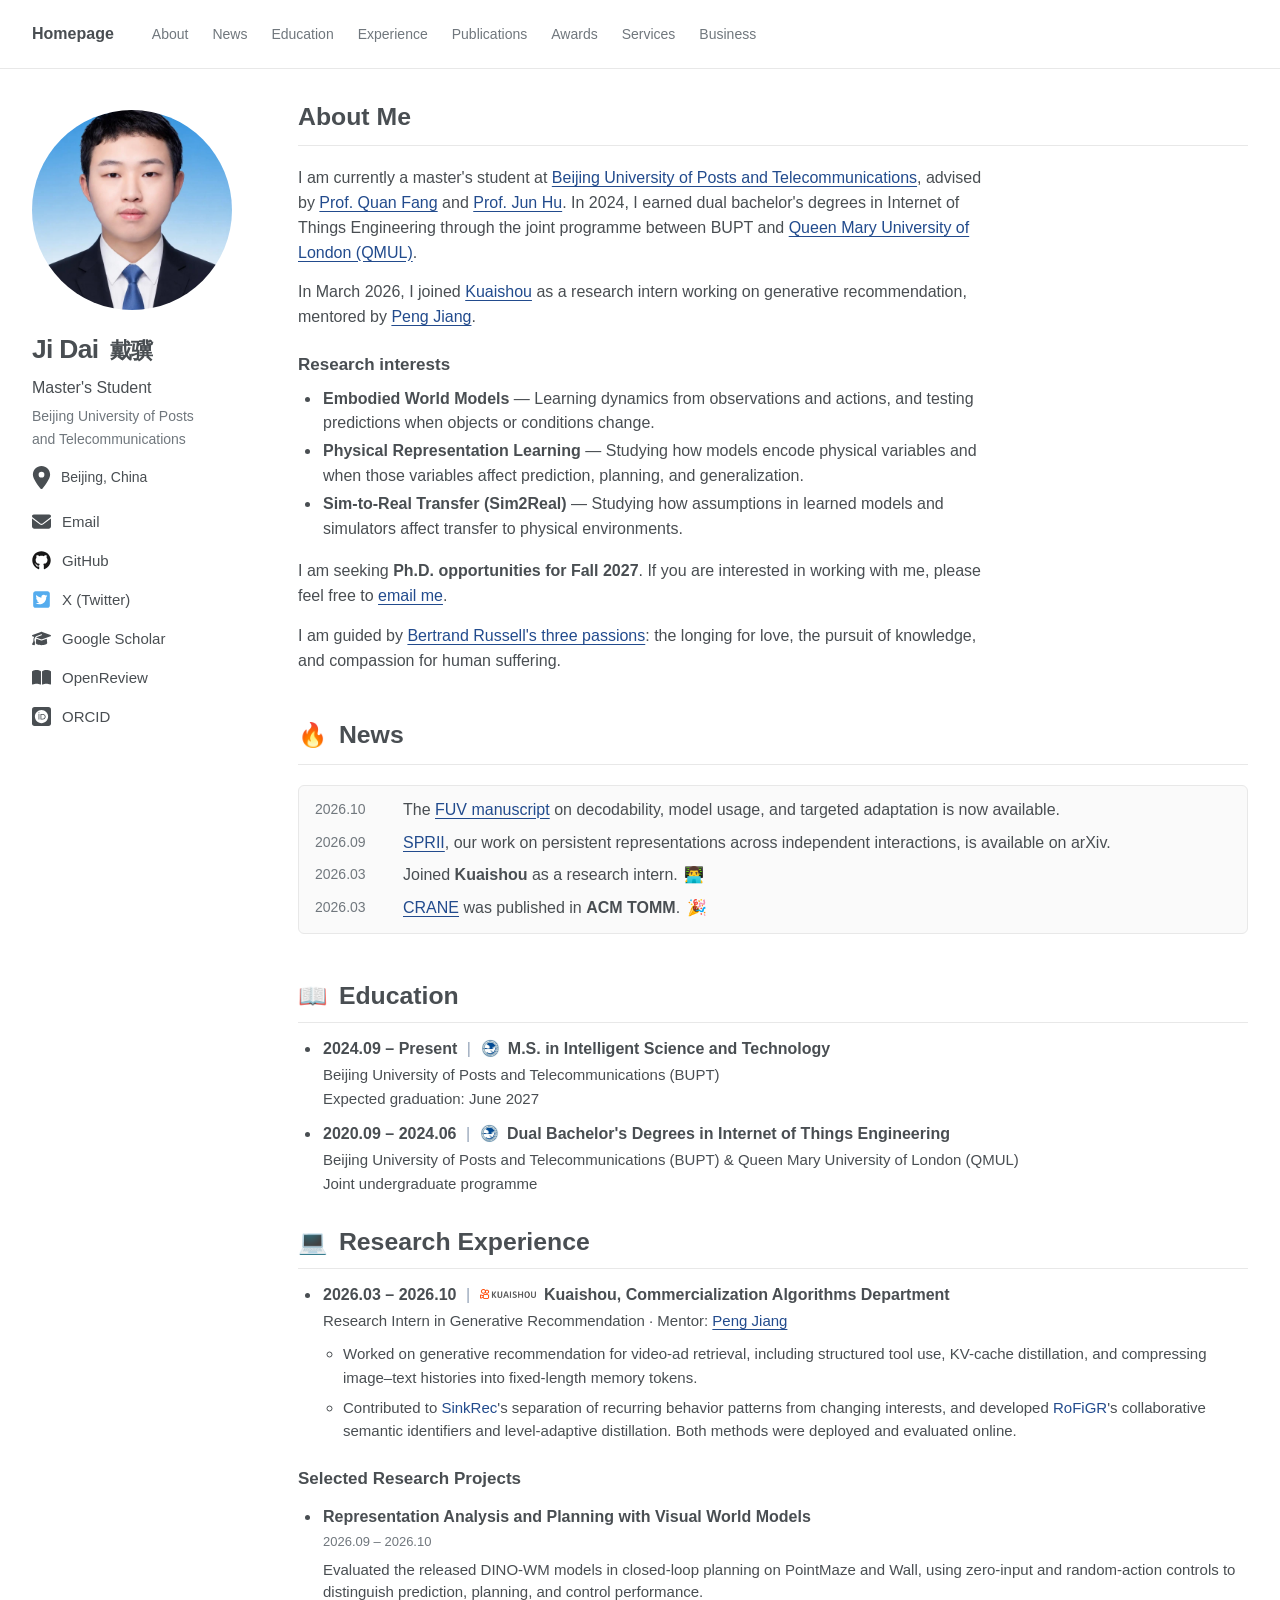
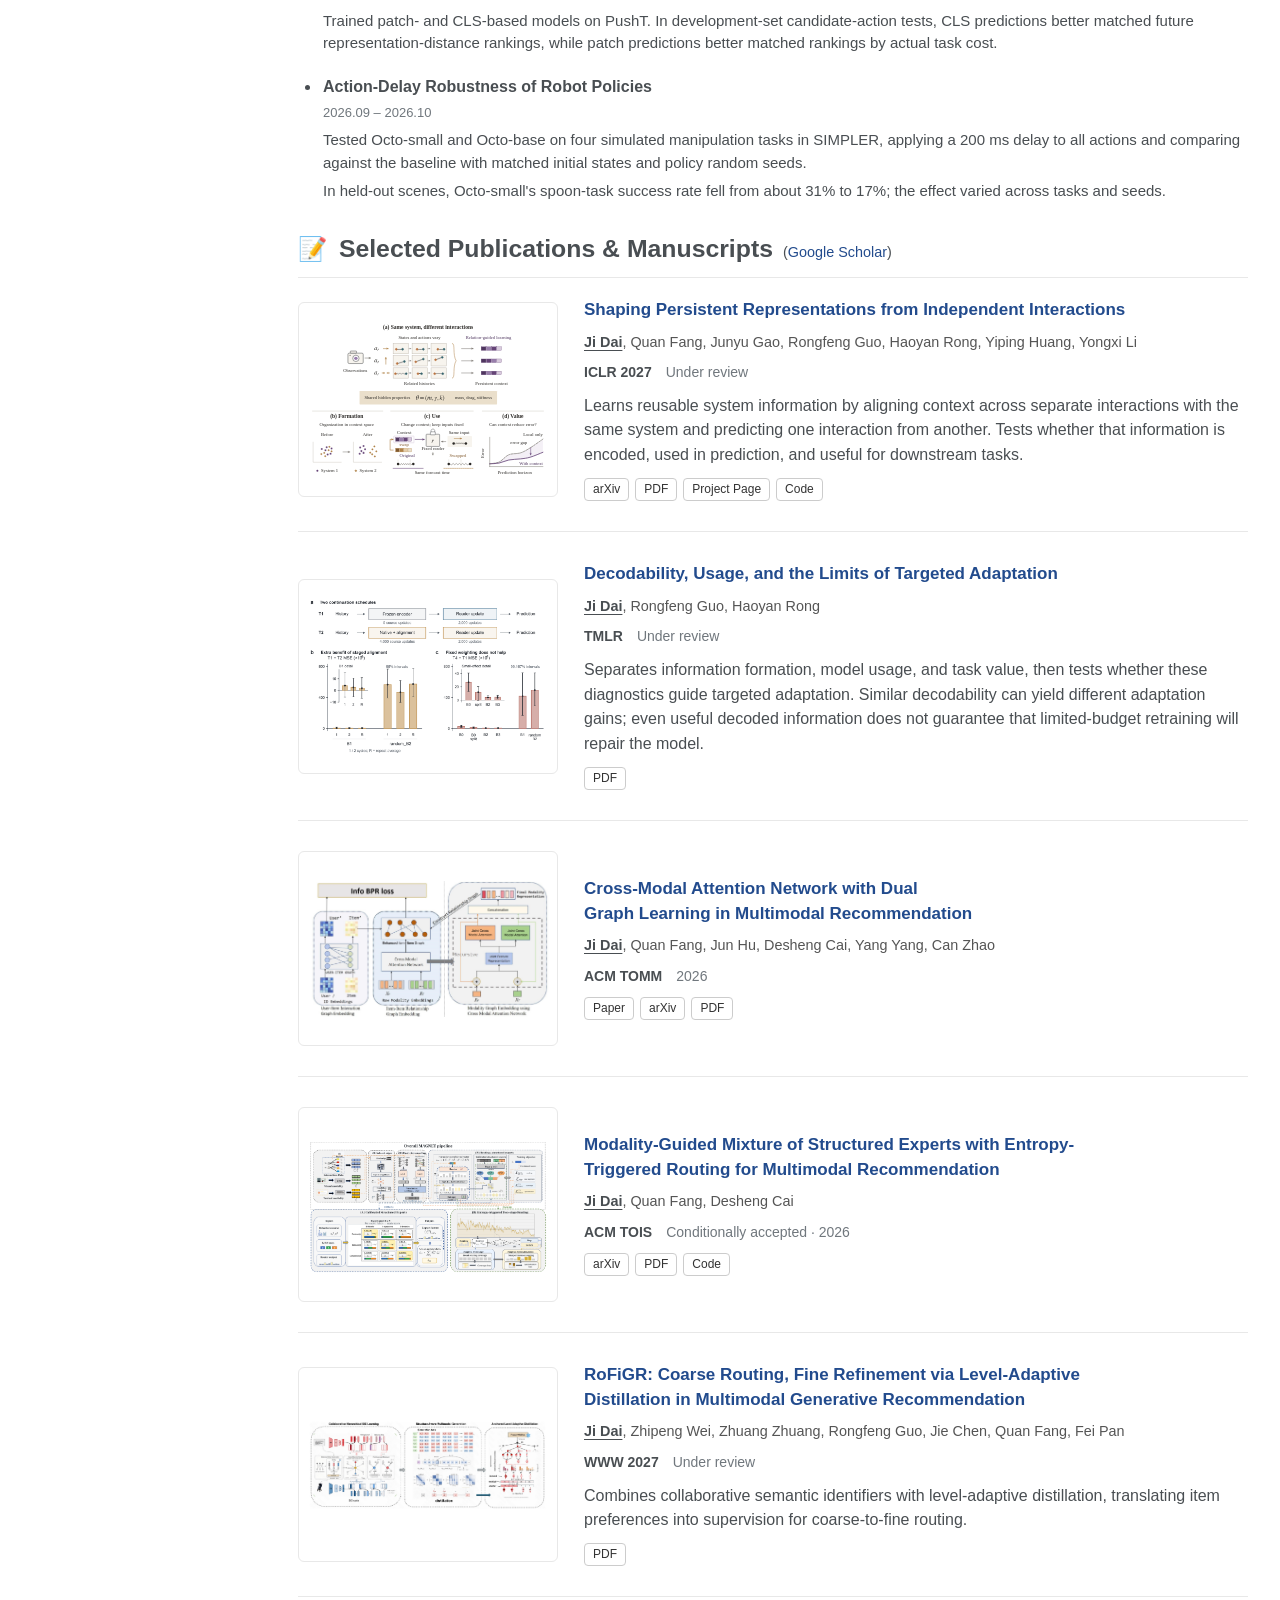
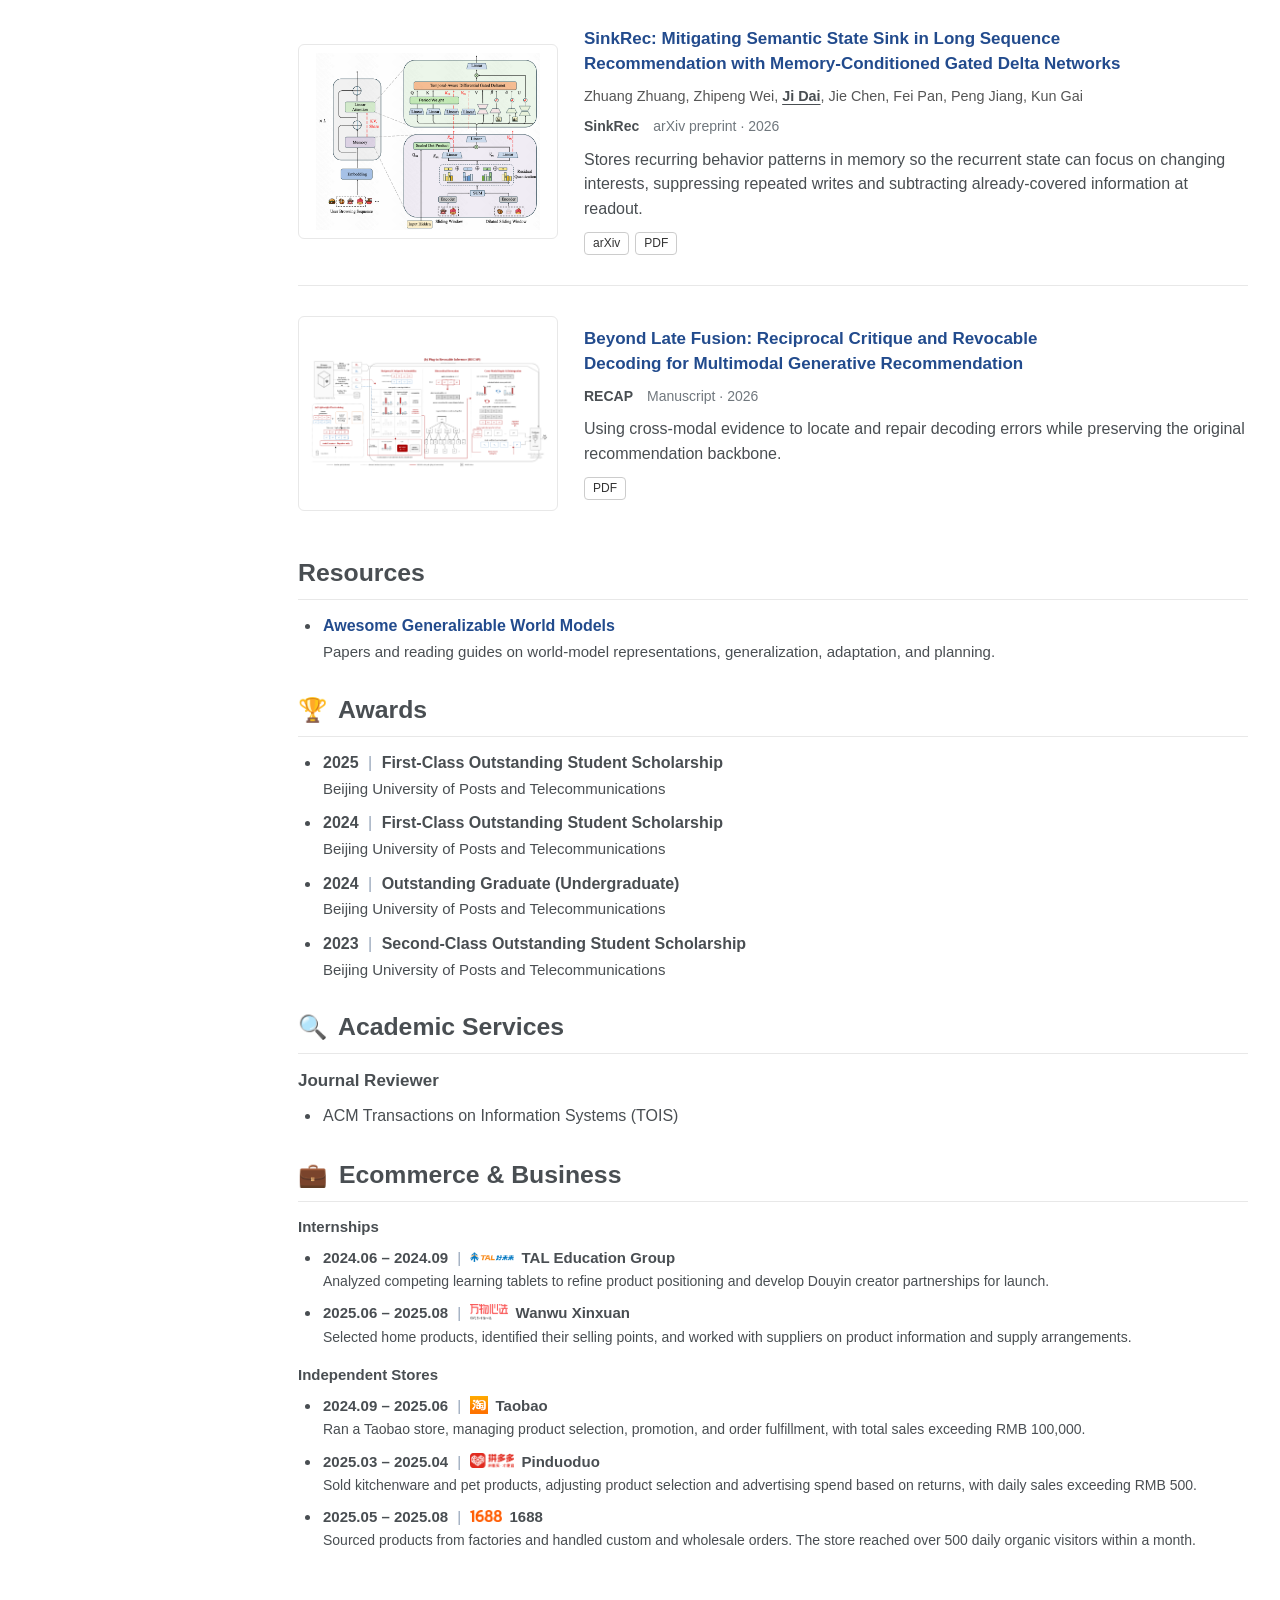
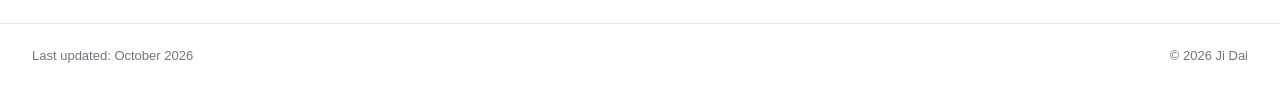
<file: index.html>
<!doctype html><html lang="en"><head><meta charset="utf-8"><meta name="viewport" content="width=device-width,initial-scale=1"><meta name="description" content="Ji Dai’s academic homepage: embodied world models, physical representation learning, sim-to-real transfer (Sim2Real), publications, and projects."><title>Ji Dai (戴骥) — Academic Homepage</title><link rel="icon" type="image/png" sizes="32x32" href="assets/dj-favicon-32.png"><link rel="shortcut icon" href="favicon.ico"><link rel="apple-touch-icon" href="assets/dj-apple-touch-icon.png"><link rel="stylesheet" href="styles.css"><link rel="stylesheet" href="venture.css"></head><body><link rel="preload" as="image" href="assets/jidaivita-portrait.png"/><link rel="preload" as="image" href="assets/bupt.webp"/><link rel="preload" as="image" href="assets/kuaishou-logo.png"/><link rel="preload" as="image" href="assets/tal-logo.png"/><link rel="preload" as="image" href="assets/wanwu-logo.png"/><link rel="preload" as="image" href="assets/taobao-logo.png"/><link rel="preload" as="image" href="assets/pinduoduo-logo.png"/><link rel="preload" as="image" href="assets/1688-logo.png"/><header class="topnav"><div class="nav-inner"><a class="site-title" href="#about">Homepage</a><nav aria-label="Primary navigation"><a href="#about">About</a><a href="#news">News</a><a href="#education">Education</a><a href="#research-experience">Experience</a><a href="#publications">Publications</a><a href="#awards">Awards</a><a href="#academic-services">Services</a><a href="#business">Business</a></nav></div></header><main class="page-shell"><div class="page-grid"><aside class="profile-sidebar"><div class="profile-sticky"><div class="portrait"><img src="assets/jidaivita-portrait.png" alt="Ji Dai"/></div><div class="identity"><h1>Ji Dai <span lang="zh">戴骥</span></h1><p class="title">Master&#x27;s Student</p><p class="institution">Beijing University of Posts<br/> and Telecommunications</p></div><p class="location"><svg class="profile-icon icon-location" viewBox="0 0 384 512" fill="currentColor" aria-hidden="true"><path d="M215.7 499.2C267 435 384 279.4 384 192C384 86 298 0 192 0S0 86 0 192c0 87.4 117 243 168.3 307.2c12.3 15.3 35.1 15.3 47.4 0zM192 128a64 64 0 1 1 0 128 64 64 0 1 1 0-128z"></path></svg><span>Beijing, China</span></p><ul class="profile-links" aria-label="Profile links"><li><a href="mailto:jidaivita@gmail.com"><svg class="profile-icon icon-email" viewBox="0 0 512 512" fill="currentColor" aria-hidden="true"><path d="M48 64C21.5 64 0 85.5 0 112c0 15.1 7.1 29.3 19.2 38.4L236.8 313.6c11.4 8.5 27 8.5 38.4 0L492.8 150.4c12.1-9.1 19.2-23.3 19.2-38.4c0-26.5-21.5-48-48-48L48 64zM0 176L0 384c0 35.3 28.7 64 64 64l384 0c35.3 0 64-28.7 64-64l0-208L294.4 339.2c-22.8 17.1-54 17.1-76.8 0L0 176z"></path></svg>Email</a></li><li><a href="https://github.com/jidaivita"><svg class="profile-icon icon-github" viewBox="0 0 496 512" fill="currentColor" aria-hidden="true"><path d="M165.9 397.4c0 2-2.3 3.6-5.2 3.6-3.3.3-5.6-1.3-5.6-3.6 0-2 2.3-3.6 5.2-3.6 3-.3 5.6 1.3 5.6 3.6zm-31.1-4.5c-.7 2 1.3 4.3 4.3 4.9 2.6 1 5.6 0 6.2-2s-1.3-4.3-4.3-5.2c-2.6-.7-5.5.3-6.2 2.3zm44.2-1.7c-2.9.7-4.9 2.6-4.6 4.9.3 2 2.9 3.3 5.9 2.6 2.9-.7 4.9-2.6 4.6-4.6-.3-1.9-3-3.2-5.9-2.9zM244.8 8C106.1 8 0 113.3 0 252c0 110.9 69.8 205.8 169.5 239.2 12.8 2.3 17.3-5.6 17.3-12.1 0-6.2-.3-40.4-.3-61.4 0 0-70 15-84.7-29.8 0 0-11.4-29.1-27.8-36.6 0 0-22.9-15.7 1.6-15.4 0 0 24.9 2 38.6 25.8 21.9 38.6 58.6 27.5 72.9 20.9 2.3-16 8.8-27.1 16-33.7-55.9-6.2-112.3-14.3-112.3-110.5 0-27.5 7.6-41.3 23.6-58.9-2.6-6.5-11.1-33.3 2.6-67.9 20.9-6.5 69 27 69 27 20-5.6 41.5-8.5 62.8-8.5s42.8 2.9 62.8 8.5c0 0 48.1-33.6 69-27 13.7 34.7 5.2 61.4 2.6 67.9 16 17.7 25.8 31.5 25.8 58.9 0 96.5-58.9 104.2-114.8 110.5 9.2 7.9 17 22.9 17 46.4 0 33.7-.3 75.4-.3 83.6 0 6.5 4.6 14.4 17.3 12.1C428.2 457.8 496 362.9 496 252 496 113.3 383.5 8 244.8 8zM97.2 352.9c-1.3 1-1 3.3.7 5.2 1.6 1.6 3.9 2.3 5.2 1 1.3-1 1-3.3-.7-5.2-1.6-1.6-3.9-2.3-5.2-1zm-10.8-8.1c-.7 1.3.3 2.9 2.3 3.9 1.6 1 3.6.7 4.3-.7.7-1.3-.3-2.9-2.3-3.9-2-.6-3.6-.3-4.3.7zm32.4 35.6c-1.6 1.3-1 4.3 1.3 6.2 2.3 2.3 5.2 2.6 6.5 1 1.3-1.3.7-4.3-1.3-6.2-2.2-2.3-5.2-2.6-6.5-1zm-11.4-14.7c-1.6 1-1.6 3.6 0 5.9 1.6 2.3 4.3 3.3 5.6 2.3 1.6-1.3 1.6-3.9 0-6.2-1.4-2.3-4-3.3-5.6-2z"></path></svg>GitHub</a></li><li><a href="https://x.com/JiDaiVita"><svg class="profile-icon icon-x" viewBox="0 0 448 512" fill="currentColor" aria-hidden="true"><path d="M64 32C28.7 32 0 60.7 0 96V416c0 35.3 28.7 64 64 64H384c35.3 0 64-28.7 64-64V96c0-35.3-28.7-64-64-64H64zM351.3 199.3v0c0 86.7-66 186.6-186.6 186.6c-37.2 0-71.7-10.8-100.7-29.4c5.3 .6 10.4 .8 15.8 .8c30.7 0 58.9-10.4 81.4-28c-28.8-.6-53-19.5-61.3-45.5c10.1 1.5 19.2 1.5 29.6-1.2c-30-6.1-52.5-32.5-52.5-64.4v-.8c8.7 4.9 18.9 7.9 29.6 8.3c-9-6-16.4-14.1-21.5-23.6s-7.8-20.2-7.7-31c0-12.2 3.2-23.4 8.9-33.1c32.3 39.8 80.8 65.8 135.2 68.6c-9.3-44.5 24-80.6 64-80.6c18.9 0 35.9 7.9 47.9 20.7c14.8-2.8 29-8.3 41.6-15.8c-4.9 15.2-15.2 28-28.8 36.1c13.2-1.4 26-5.1 37.8-10.2c-8.9 13.1-20.1 24.7-32.9 34c.2 2.8 .2 5.7 .2 8.5z"></path></svg>X (Twitter)</a></li><li><a href="https://scholar.google.com/citations?user=l_1l4E4AAAAJ&amp;hl=en"><svg class="profile-icon icon-scholar" viewBox="0 0 640 512" fill="currentColor" aria-hidden="true"><path d="M320 32c-8.1 0-16.1 1.4-23.7 4.1L15.8 137.4C6.3 140.9 0 149.9 0 160s6.3 19.1 15.8 22.6l57.9 20.9C57.3 229.3 48 259.8 48 291.9l0 28.1c0 28.4-10.8 57.7-22.3 80.8c-6.5 13-13.9 25.8-22.5 37.6C0 442.7-.9 448.3 .9 453.4s6 8.9 11.2 10.2l64 16c4.2 1.1 8.7 .3 12.4-2s6.3-6.1 7.1-10.4c8.6-42.8 4.3-81.2-2.1-108.7C90.3 344.3 86 329.8 80 316.5l0-24.6c0-30.2 10.2-58.7 27.9-81.5c12.9-15.5 29.6-28 49.2-35.7l157-61.7c8.2-3.2 17.5 .8 20.7 9s-.8 17.5-9 20.7l-157 61.7c-12.4 4.9-23.3 12.4-32.2 21.6l159.6 57.6c7.6 2.7 15.6 4.1 23.7 4.1s16.1-1.4 23.7-4.1L624.2 182.6c9.5-3.4 15.8-12.5 15.8-22.6s-6.3-19.1-15.8-22.6L343.7 36.1C336.1 33.4 328.1 32 320 32zM128 408c0 35.3 86 72 192 72s192-36.7 192-72L496.7 262.6 354.5 314c-11.1 4-22.8 6-34.5 6s-23.5-2-34.5-6L143.3 262.6 128 408z"></path></svg>Google Scholar</a></li><li><a href="https://openreview.net/profile?id=~Ji_Dai2"><svg class="profile-icon icon-review" viewBox="0 0 576 512" fill="currentColor" aria-hidden="true"><path d="M249.6 471.5c10.8 3.8 22.4-4.1 22.4-15.5l0-377.4c0-4.2-1.6-8.4-5-11C247.4 52 202.4 32 144 32C93.5 32 46.3 45.3 18.1 56.1C6.8 60.5 0 71.7 0 83.8L0 454.1c0 11.9 12.8 20.2 24.1 16.5C55.6 460.1 105.5 448 144 448c33.9 0 79 14 105.6 23.5zm76.8 0C353 462 398.1 448 432 448c38.5 0 88.4 12.1 119.9 22.6c11.3 3.8 24.1-4.6 24.1-16.5l0-370.3c0-12.1-6.8-23.3-18.1-27.6C529.7 45.3 482.5 32 432 32c-58.4 0-103.4 20-123 35.6c-3.3 2.6-5 6.8-5 11L304 456c0 11.4 11.7 19.3 22.4 15.5z"></path></svg>OpenReview</a></li><li><a href="https://orcid.org/0009-0006-6849-2138"><svg class="profile-icon icon-orcid" viewBox="0 0 512 512" fill="currentColor" aria-hidden="true"><rect width="512" height="512" rx="72"></rect><path d="M294.75 188.19h-45.92V342h47.47c67.62 0 83.12-51.34 83.12-76.91 0-41.64-26.54-76.9-84.67-76.9zM256 8C119 8 8 119 8 256s111 248 248 248 248-111 248-248S393 8 256 8zm-80.79 360.76h-29.84v-207.5h29.84zm-14.92-231.14a19.57 19.57 0 1 1 19.57-19.57 19.64 19.64 0 0 1-19.57 19.57zM300 369h-81V161.26h80.6c76.73 0 110.44 54.83 110.44 103.85C410 318.39 368.38 369 300 369z" fill="white" transform="translate(72 72) scale(.72)"></path></svg>ORCID</a></li></ul></div></aside><div class="main-column"><section class="section" id="about"><h2>About Me</h2><div class="prose"><p>I am currently a master&#x27;s student at <a href="https://www.bupt.edu.cn/">Beijing University of Posts and Telecommunications</a>, advised by <a href="https://quanfang.github.io/">Prof. Quan Fang</a> and <a href="https://cs-jhu.github.io/">Prof. Jun Hu</a>. In 2024, I earned dual bachelor&#x27;s degrees in Internet of Things Engineering through the joint programme between BUPT and <a href="https://www.qmul.ac.uk/">Queen Mary University of London (QMUL)</a>.</p><p>In March 2026, I joined <a href="https://www.kuaishou.com/en">Kuaishou</a> as a research intern working on generative recommendation, mentored by <a href="https://scholar.google.com/citations?user=9o5swhQAAAAJ&amp;hl=en">Peng Jiang</a>.</p><h3 class="research-heading">Research interests</h3><ul class="research-interests"><li><strong>Embodied World Models</strong> — Learning dynamics from observations and actions, and testing predictions when objects or conditions change.</li><li><strong>Physical Representation Learning</strong> — Studying how models encode physical variables and when those variables affect prediction, planning, and generalization.</li><li><strong>Sim-to-Real Transfer (Sim2Real)</strong> — Studying how assumptions in learned models and simulators affect transfer to physical environments.</li></ul><p>I am seeking <strong>Ph.D. opportunities for Fall 2027</strong>. If you are interested in working with me, please feel free to <a href="mailto:jidaivita@gmail.com">email me</a>.</p><p>I am guided by <a href="https://www.humanities.mcmaster.ca/~bertrand/misc.html">Bertrand Russell&#x27;s three passions</a>: the longing for love, the pursuit of knowledge, and compassion for human suffering.</p></div></section>

<section class="section" id="news"><h2 id="news-title"><span class="section-icon" aria-hidden="true">🔥</span> News</h2><div class="news-scroll" role="region" aria-labelledby="news-title" tabindex="0"><ul class="news-list"><li><time dateTime="2026-10">2026.10</time><span>The <a href="papers/FUV.pdf">FUV manuscript</a> on decodability, model usage, and targeted adaptation is now available.</span></li><li><time dateTime="2026-09">2026.09</time><span><a href="https://arxiv.org/abs/2609.34604">SPRII</a>, our work on persistent representations across independent interactions, is available on arXiv.</span></li><li><time dateTime="2026-03">2026.03</time><span>Joined <strong>Kuaishou</strong> as a research intern. <span class="news-icon" aria-hidden="true">👨‍💻</span></span></li><li><time dateTime="2026-03">2026.03</time><span><a href="https://doi.org/10.1145/3788289">CRANE</a> was published in <strong>ACM TOMM</strong>. <span class="news-icon" aria-hidden="true">🎉</span></span></li></ul></div></section><section class="section compact-section" id="education"><h2><span class="section-icon" aria-hidden="true">📖</span> Education</h2><ul class="history-list"><li><h3><time>2024.09 – Present</time><span class="entry-separator"> | </span><img class="inline-logo school-logo" src="assets/bupt.webp" alt="BUPT" width="20" height="20"/> M.S. in Intelligent Science and Technology</h3><p>Beijing University of Posts and Telecommunications (BUPT)</p><p>Expected graduation: June 2027</p></li><li><h3><time>2020.09 – 2024.06</time><span class="entry-separator"> | </span><img class="inline-logo school-logo" src="assets/bupt.webp" alt="BUPT" width="20" height="20"/> Dual Bachelor&#x27;s Degrees in Internet of Things Engineering</h3><p>Beijing University of Posts and Telecommunications (BUPT) &amp; Queen Mary University of London (QMUL)</p><p>Joint undergraduate programme</p></li></ul></section><section class="section compact-section" id="research-experience"><h2><span class="section-icon" aria-hidden="true">💻</span> Research Experience</h2><ul class="history-list"><li><h3><time>2026.03 – 2026.10</time><span class="entry-separator"> | </span><span class="inline-brand"><img class="inline-logo" src="assets/kuaishou-logo.png" alt="" width="56" height="20"/> Kuaishou</span><span class="department">Commercialization Algorithms Department</span></h3><p>Research Intern in Generative Recommendation · Mentor: <a href="https://scholar.google.com/citations?user=9o5swhQAAAAJ&amp;hl=en">Peng Jiang</a></p><ul class="research-details"><li>Worked on generative recommendation for video-ad retrieval, including structured tool use, KV-cache distillation, and compressing image–text histories into fixed-length memory tokens.</li><li>Contributed to <a href="#sinkrec">SinkRec</a>&#x27;s separation of recurring behavior patterns from changing interests, and developed <a href="#rofigr">RoFiGR</a>&#x27;s collaborative semantic identifiers and level-adaptive distillation. Both methods were deployed and evaluated online.</li></ul></li></ul><h3 class="research-projects-heading">Selected Research Projects</h3><ul class="history-list research-projects"><li><h4>Representation Analysis and Planning with Visual World Models</h4><p class="project-date"><time>2026.09 – 2026.10</time></p><p>Evaluated the released DINO-WM models in closed-loop planning on PointMaze and Wall, using zero-input and random-action controls to distinguish prediction, planning, and control performance.</p><p>Trained patch- and CLS-based models on PushT. In development-set candidate-action tests, CLS predictions better matched future representation-distance rankings, while patch predictions better matched rankings by actual task cost.</p></li><li><h4>Action-Delay Robustness of Robot Policies</h4><p class="project-date"><time>2026.09 – 2026.10</time></p><p>Tested Octo-small and Octo-base on four simulated manipulation tasks in SIMPLER, applying a 200 ms delay to all actions and comparing against the baseline with matched initial states and policy random seeds.</p><p>In held-out scenes, Octo-small&#x27;s spoon-task success rate fell from about 31% to 17%; the effect varied across tasks and seeds.</p></li></ul></section><section class="section" id="publications"><div class="section-title-row"><h2><span class="section-icon" aria-hidden="true">📝</span> Selected Publications &amp; Manuscripts</h2><a class="full-list-link" href="https://scholar.google.com/citations?user=l_1l4E4AAAAJ&amp;hl=en">Google Scholar</a></div><ul class="paper-list"><li class="paper-entry" id="sprii"><a class="paper-figure" href="sprii/" aria-label="Visit the SPRII project page"><img src="sprii/assets/overview.svg" alt="SPRII: related interactions and separate tests of formation, use, and value" loading="lazy"/></a><div class="paper-details"><h3 class="paper-title"><a href="sprii/SPRII.pdf?v=645682b8fb85">Shaping Persistent Representations from Independent Interactions</a></h3><p class="authors"><strong>Ji Dai</strong>, Quan Fang, Junyu Gao, Rongfeng Guo, Haoyan Rong, Yiping Huang, Yongxi Li</p><p class="venue"><strong>ICLR 2027</strong><span>Under review</span></p><p class="paper-summary">Learns reusable system information by aligning context across separate interactions with the same system and predicting one interaction from another. Tests whether that information is encoded, used in prediction, and useful for downstream tasks.</p><div class="publication-links"><a href="https://arxiv.org/abs/2609.34604">arXiv</a><a href="sprii/SPRII.pdf?v=645682b8fb85">PDF</a><a href="sprii/">Project Page</a><a href="https://github.com/jidaivita/SPRII">Code</a></div></div></li><li class="paper-entry" id="fuv"><a class="paper-figure" href="assets/fuv-results.png?v=8d2c935991be" target="_blank" rel="noopener noreferrer" aria-label="View FUV intervention results at full size"><img src="assets/fuv-results.png?v=8d2c935991be" alt="FUV physical-prediction intervention results" loading="lazy"/></a><div class="paper-details"><h3 class="paper-title"><a href="papers/FUV.pdf">Decodability, Usage, and the Limits of Targeted Adaptation</a></h3><p class="authors"><strong>Ji Dai</strong>, Rongfeng Guo, Haoyan Rong</p><p class="venue"><strong>TMLR</strong><span>Under review</span></p><p class="paper-summary">Separates information formation, model usage, and task value, then tests whether these diagnostics guide targeted adaptation. Similar decodability can yield different adaptation gains; even useful decoded information does not guarantee that limited-budget retraining will repair the model.</p><div class="publication-links"><a href="papers/FUV.pdf">PDF</a></div></div></li><li class="paper-entry" id="crane"><a class="paper-figure" href="assets/crane-framework.png" target="_blank" rel="noopener noreferrer" aria-label="View CRANE architecture at full size"><img src="assets/crane-framework.png" alt="CRANE architecture" loading="lazy"/></a><div class="paper-details"><h3 class="paper-title"><a href="https://doi.org/10.1145/3788289">Cross-Modal Attention Network with Dual Graph Learning in Multimodal Recommendation</a></h3><p class="authors"><strong>Ji Dai</strong>, Quan Fang, Jun Hu, Desheng Cai, Yang Yang, Can Zhao</p><p class="venue"><strong>ACM TOMM</strong><span>2026</span></p><div class="publication-links"><a href="https://doi.org/10.1145/3788289">Paper</a><a href="https://arxiv.org/abs/2601.11151">arXiv</a><a href="https://arxiv.org/pdf/2601.11151">PDF</a></div></div></li><li class="paper-entry" id="magnet"><a class="paper-figure" href="assets/magnet-framework.png" target="_blank" rel="noopener noreferrer" aria-label="View MAGNET framework at full size"><img src="assets/magnet-framework.png" alt="MAGNET framework" loading="lazy"/></a><div class="paper-details"><h3 class="paper-title"><a href="https://arxiv.org/abs/2602.20723">Modality-Guided Mixture of Structured Experts with Entropy-Triggered Routing for Multimodal Recommendation</a></h3><p class="authors"><strong>Ji Dai</strong>, Quan Fang, Desheng Cai</p><p class="venue"><strong>ACM TOIS</strong><span>Conditionally accepted · 2026</span></p><div class="publication-links"><a href="https://arxiv.org/abs/2602.20723">arXiv</a><a href="papers/MAGNET.pdf">PDF</a><a href="https://github.com/jidaivita/MAGNET">Code</a></div></div></li><li class="paper-entry" id="rofigr"><a class="paper-figure" href="assets/rofigr-framework.png" target="_blank" rel="noopener noreferrer" aria-label="View RoFiGR framework at full size"><img src="assets/rofigr-framework.png" alt="RoFiGR: collaborative SID learning, structure-aware generation, and level-adaptive distillation" loading="lazy"/></a><div class="paper-details"><h3 class="paper-title"><a href="papers/RoFiGR.pdf">RoFiGR: Coarse Routing, Fine Refinement via Level-Adaptive Distillation in Multimodal Generative Recommendation</a></h3><p class="authors"><strong>Ji Dai</strong>, Zhipeng Wei, Zhuang Zhuang, Rongfeng Guo, Jie Chen, Quan Fang, Fei Pan</p><p class="venue"><strong>WWW 2027</strong><span>Under review</span></p><p class="paper-summary">Combines collaborative semantic identifiers with level-adaptive distillation, translating item preferences into supervision for coarse-to-fine routing.</p><div class="publication-links"><a href="papers/RoFiGR.pdf">PDF</a></div></div></li><li class="paper-entry" id="sinkrec"><a class="paper-figure" href="assets/sinkrec-framework.png" target="_blank" rel="noopener noreferrer" aria-label="View SinkRec architecture at full size"><img src="assets/sinkrec-framework.png" alt="SinkRec: memory-conditioned gated delta networks for long-sequence recommendation" loading="lazy"/></a><div class="paper-details"><h3 class="paper-title"><a href="https://arxiv.org/abs/2606.09888">SinkRec: Mitigating Semantic State Sink in Long Sequence Recommendation with Memory-Conditioned Gated Delta Networks</a></h3><p class="authors">Zhuang Zhuang, Zhipeng Wei, <strong>Ji Dai</strong>, Jie Chen, Fei Pan, Peng Jiang, Kun Gai</p><p class="venue"><strong>SinkRec</strong><span>arXiv preprint · 2026</span></p><p class="paper-summary">Stores recurring behavior patterns in memory so the recurrent state can focus on changing interests, suppressing repeated writes and subtracting already-covered information at readout.</p><div class="publication-links"><a href="https://arxiv.org/abs/2606.09888">arXiv</a><a href="https://arxiv.org/pdf/2606.09888">PDF</a></div></div></li><li class="paper-entry" id="recap"><a class="paper-figure" href="assets/recap-framework.png" target="_blank" rel="noopener noreferrer" aria-label="View RECAP framework at full size"><img src="assets/recap-framework.png" alt="RECAP: reciprocal critique, hierarchical revocation, and cross-modal repair for frozen generative recommenders" loading="lazy"/></a><div class="paper-details"><h3 class="paper-title"><a href="papers/RECAP.pdf">Beyond Late Fusion: Reciprocal Critique and Revocable Decoding for Multimodal Generative Recommendation</a></h3><p class="venue"><strong>RECAP</strong><span>Manuscript · 2026</span></p><p class="paper-summary">Using cross-modal evidence to locate and repair decoding errors while preserving the original recommendation backbone.</p><div class="publication-links"><a href="papers/RECAP.pdf">PDF</a></div></div></li></ul></section><section class="section compact-section" id="paper-list" aria-labelledby="resources-title">
              <h2 id="resources-title">Resources</h2>
              <ul class="history-list">
                <li>
                  <h3><a href="https://github.com/jidaivita/awesome-generalizable-world-models">Awesome Generalizable World Models</a></h3>
                  <p>Papers and reading guides on world-model representations, generalization, adaptation, and planning.</p>
                </li>
              </ul>
            </section>

            <section class="section compact-section" id="awards"><h2><span class="section-icon" aria-hidden="true">🏆</span> Awards</h2><ul class="history-list"><li><h3><time dateTime="2025">2025</time><span class="entry-separator"> | </span>First-Class Outstanding Student Scholarship</h3><p>Beijing University of Posts and Telecommunications</p></li><li><h3><time dateTime="2024">2024</time><span class="entry-separator"> | </span>First-Class Outstanding Student Scholarship</h3><p>Beijing University of Posts and Telecommunications</p></li><li><h3><time dateTime="2024">2024</time><span class="entry-separator"> | </span>Outstanding Graduate (Undergraduate)</h3><p>Beijing University of Posts and Telecommunications</p></li><li><h3><time dateTime="2023">2023</time><span class="entry-separator"> | </span>Second-Class Outstanding Student Scholarship</h3><p>Beijing University of Posts and Telecommunications</p></li></ul></section><section class="section compact-section" id="academic-services"><h2><span class="section-icon" aria-hidden="true">🔍</span> Academic Services</h2><h3 class="service-heading">Journal Reviewer</h3><ul class="history-list"><li>ACM Transactions on Information Systems (TOIS)</li></ul></section><section class="section compact-section" id="business"><h2><span class="section-icon" aria-hidden="true">💼</span> Ecommerce &amp; Business</h2><div class="business-group"><h3 class="business-group-title">Internships</h3><ul class="history-list business-entries"><li><h4><time>2024.06 – 2024.09</time><span class="entry-separator"> | </span><span class="inline-brand"><img class="inline-logo logo-tal" src="assets/tal-logo.png" alt="" width="48" height="20"/> TAL Education Group</span></h4><p>Analyzed competing learning tablets to refine product positioning and develop Douyin creator partnerships for launch.</p></li><li><h4><time>2025.06 – 2025.08</time><span class="entry-separator"> | </span><span class="inline-brand"><img class="inline-logo logo-wanwu" src="assets/wanwu-logo.png" alt="" width="48" height="20"/> Wanwu Xinxuan</span></h4><p>Selected home products, identified their selling points, and worked with suppliers on product information and supply arrangements.</p></li></ul></div><div class="business-group"><h3 class="business-group-title">Independent Stores</h3><ul class="history-list business-entries"><li><h4><time>2024.09 – 2025.06</time><span class="entry-separator"> | </span><span class="inline-brand"><img class="inline-logo logo-taobao" src="assets/taobao-logo.png" alt="" width="48" height="20"/> Taobao</span></h4><p>Ran a Taobao store, managing product selection, promotion, and order fulfillment, with total sales exceeding RMB 100,000.</p></li><li><h4><time>2025.03 – 2025.04</time><span class="entry-separator"> | </span><span class="inline-brand"><img class="inline-logo logo-pinduoduo" src="assets/pinduoduo-logo.png" alt="" width="48" height="20"/> Pinduoduo</span></h4><p>Sold kitchenware and pet products, adjusting product selection and advertising spend based on returns, with daily sales exceeding RMB 500.</p></li><li><h4><time>2025.05 – 2025.08</time><span class="entry-separator"> | </span><span class="inline-brand"><img class="inline-logo logo-1688" src="assets/1688-logo.png" alt="" width="48" height="20"/> 1688</span></h4><p>Sourced products from factories and handled custom and wholesale orders. The store reached over 500 daily organic visitors within a month.</p></li></ul></div></section></div></div></main><footer><span>Last updated: October 2026</span><span>© 2026 Ji Dai</span></footer></body></html>
</file>
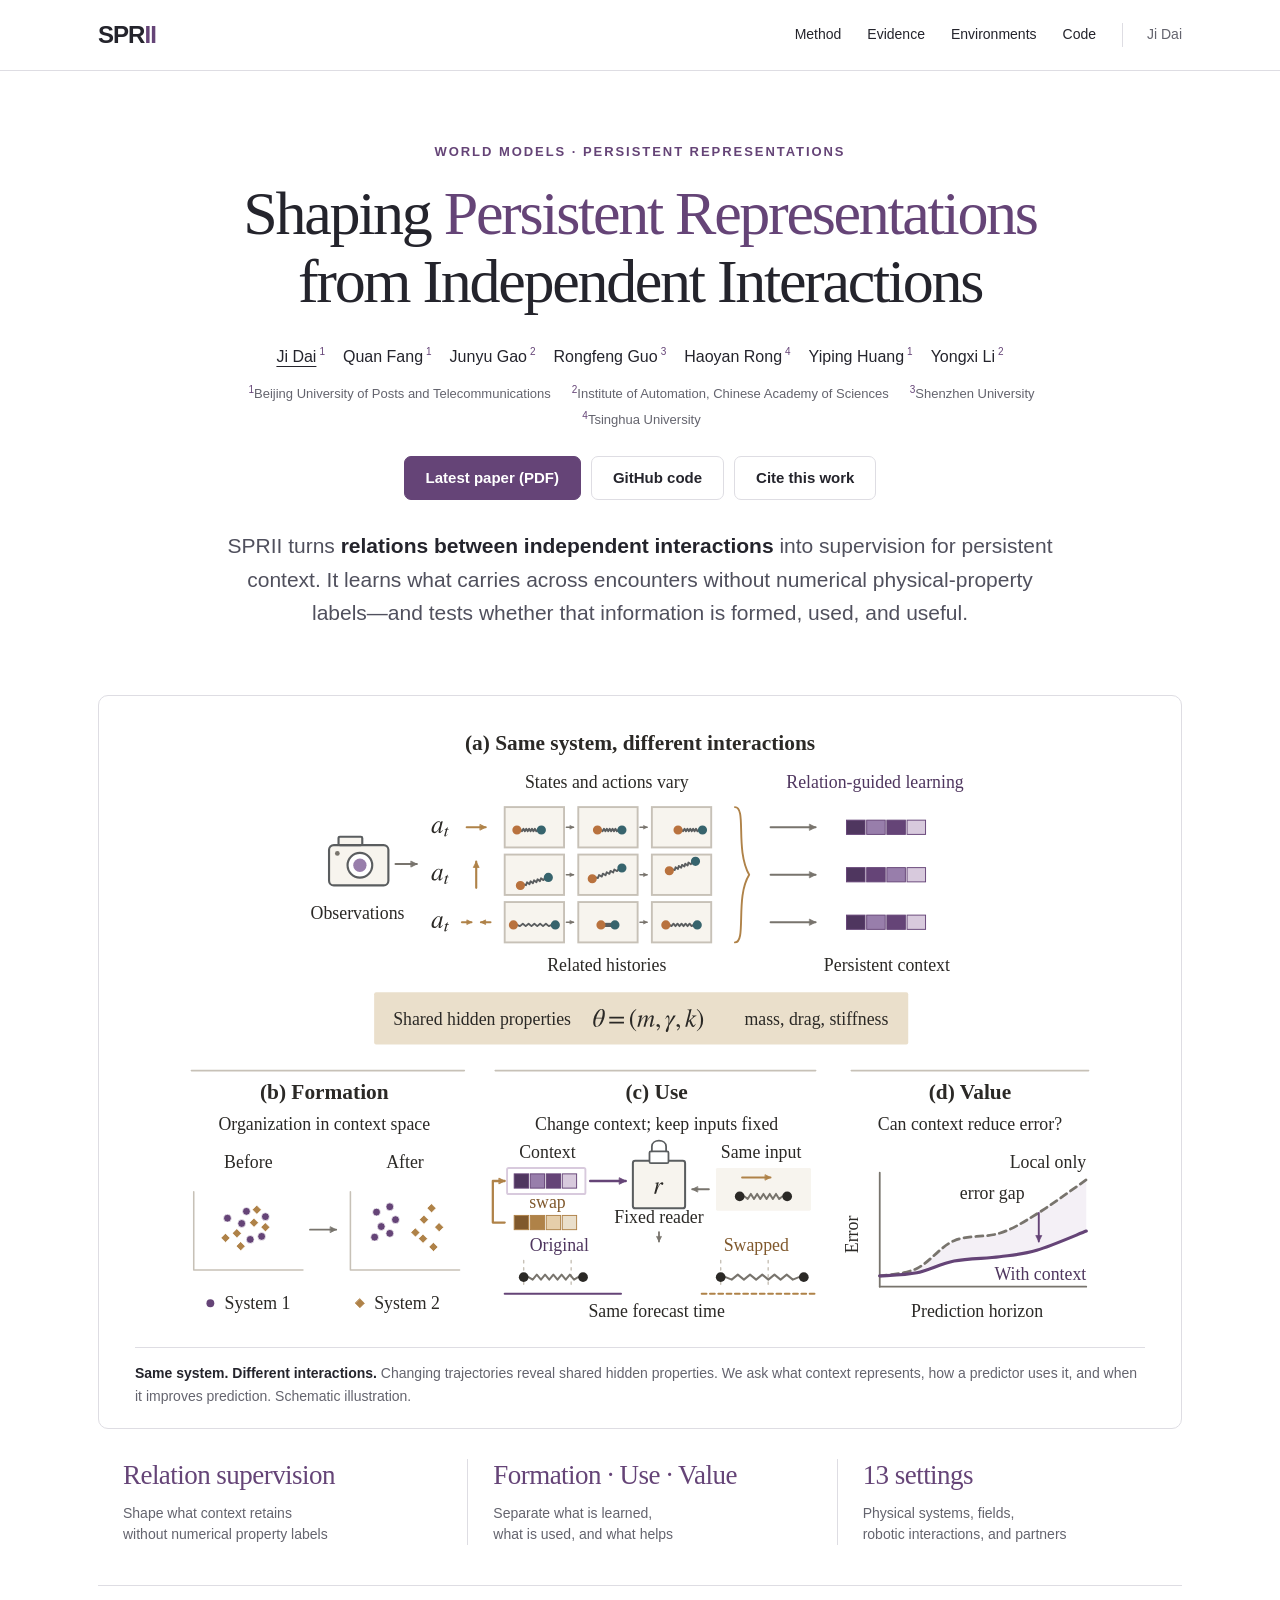
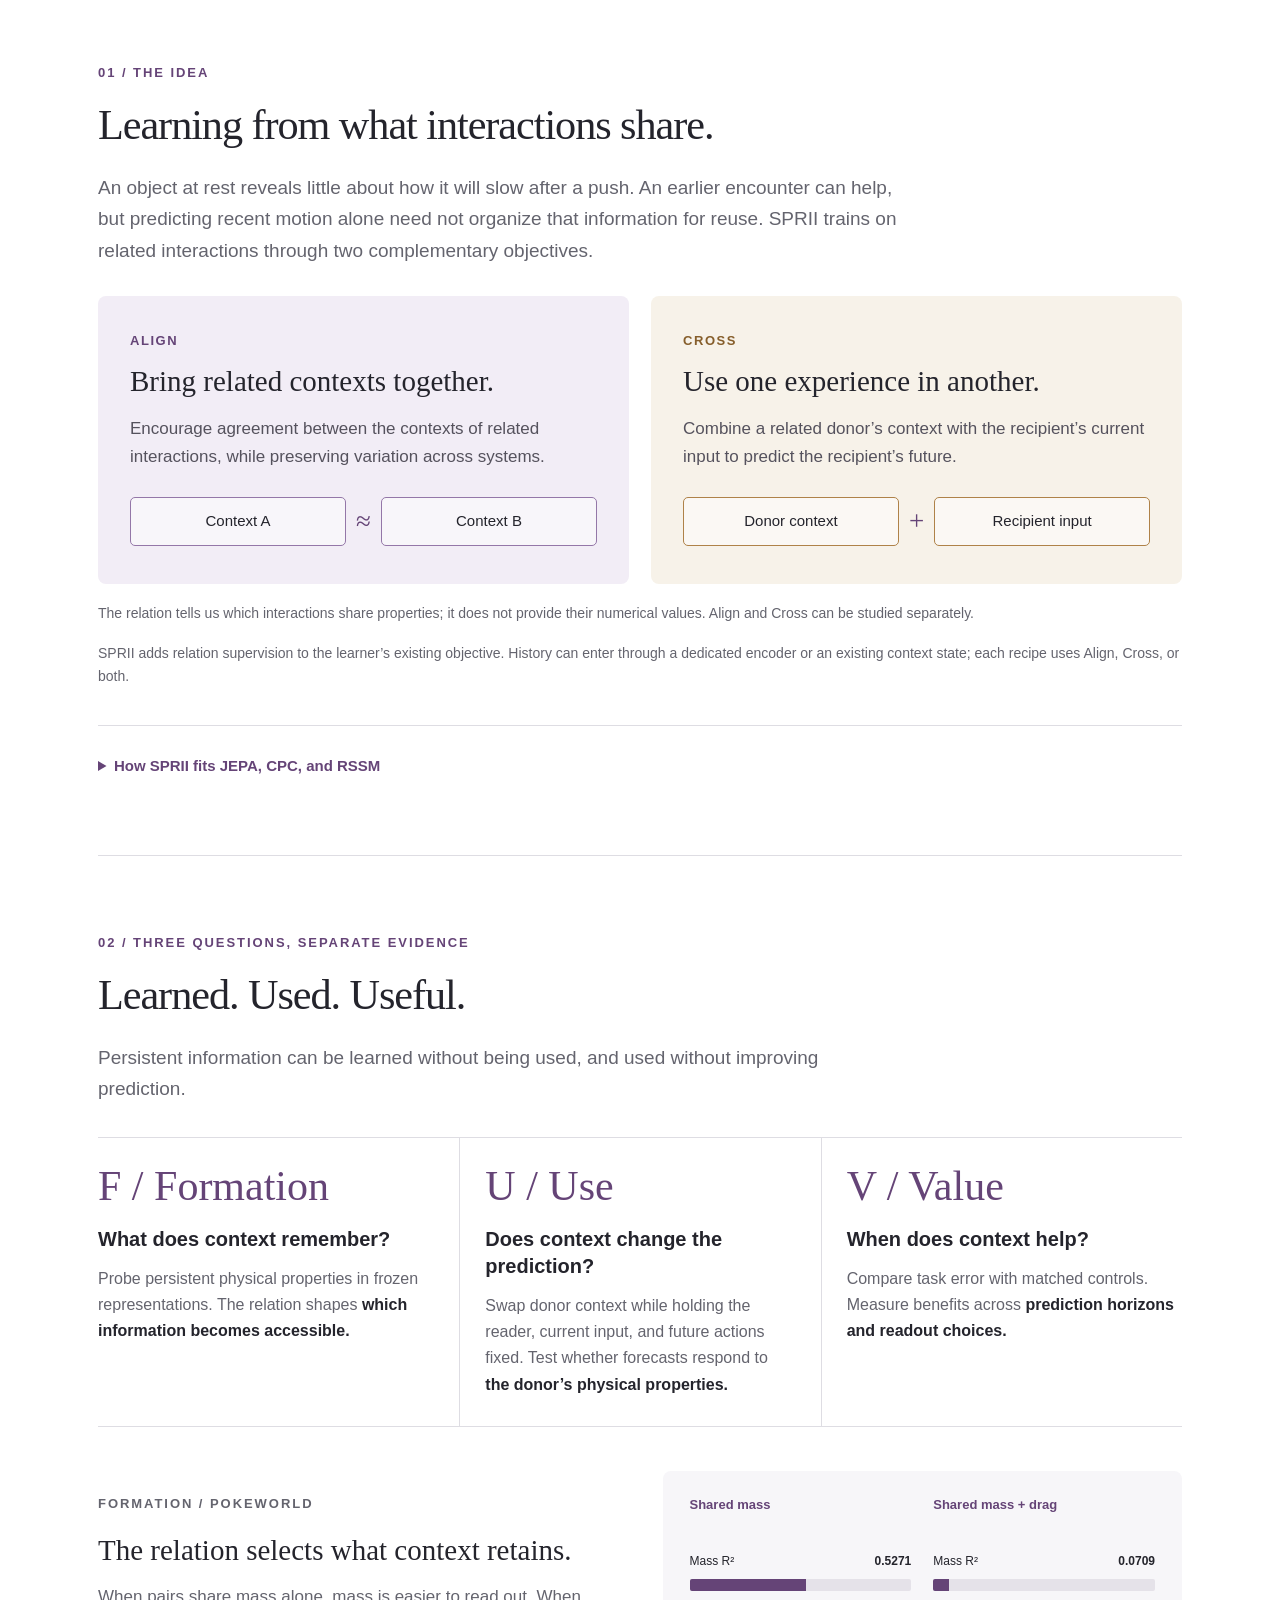
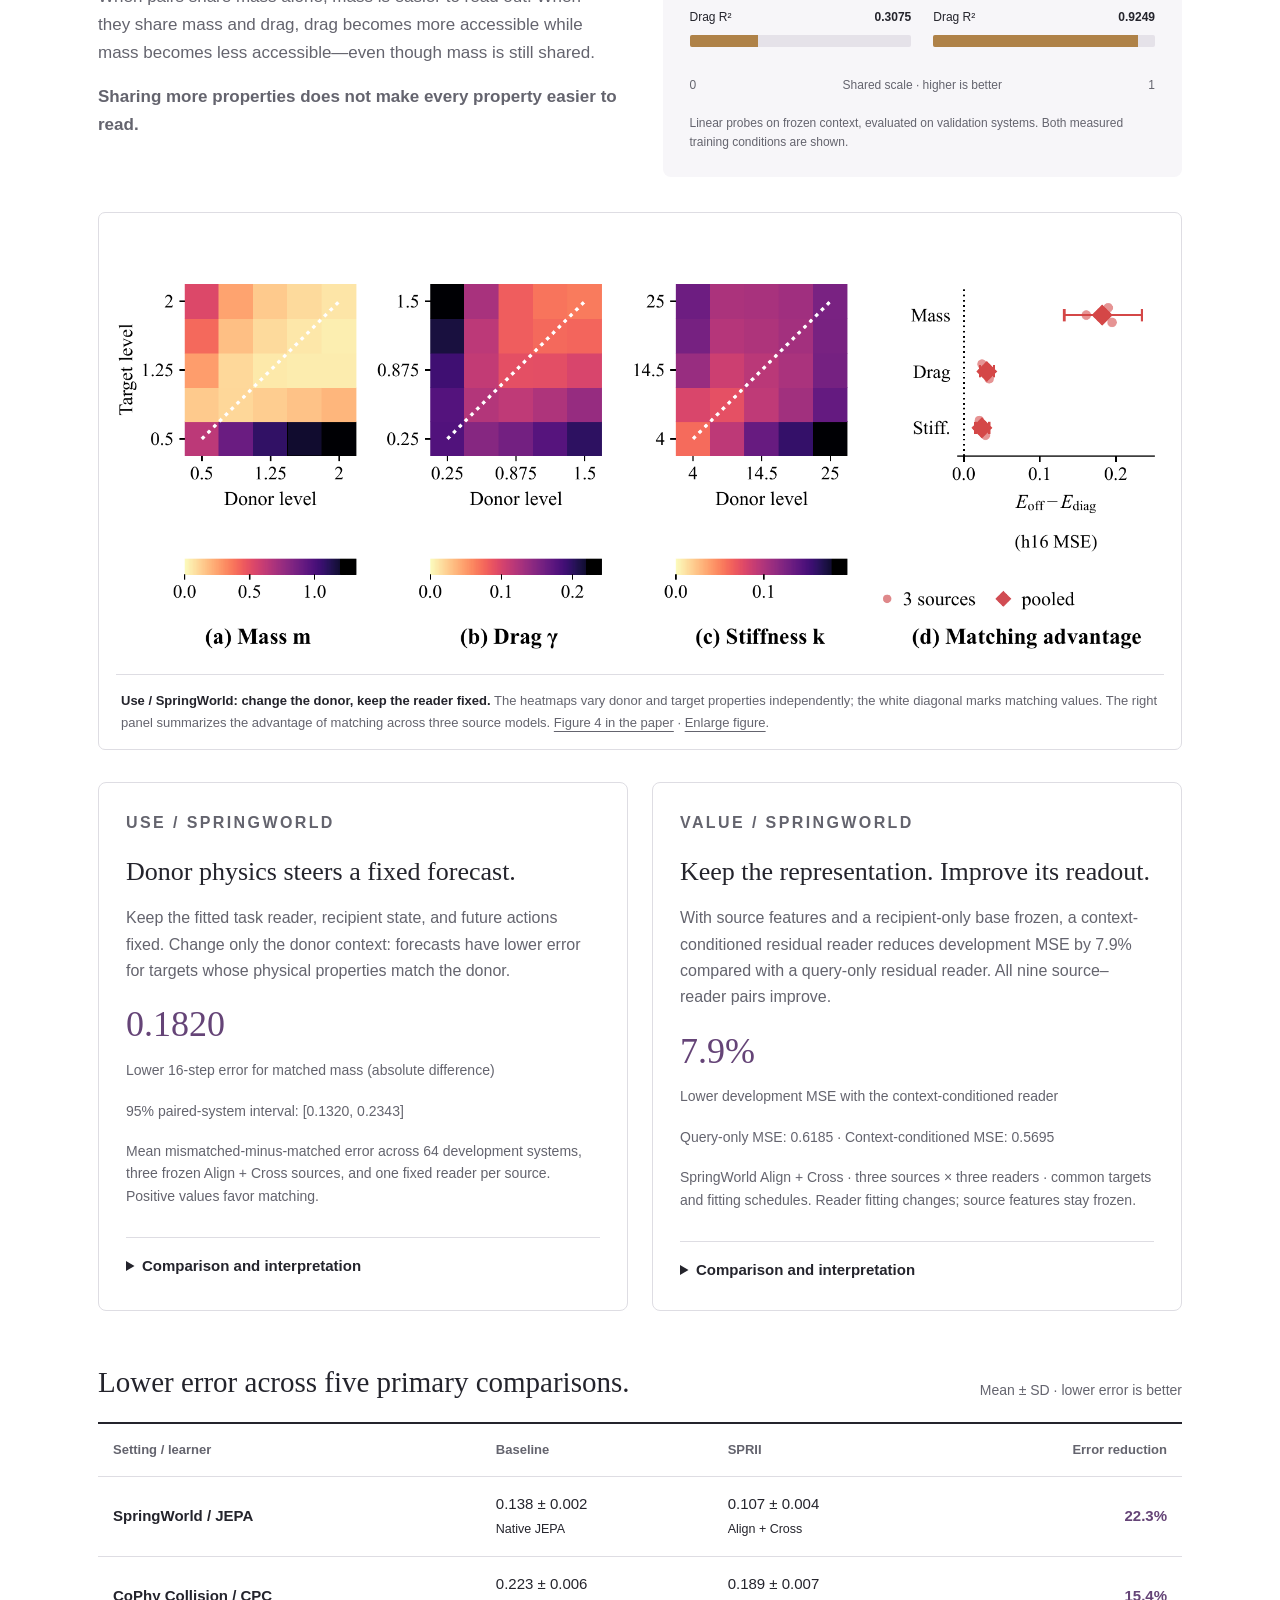
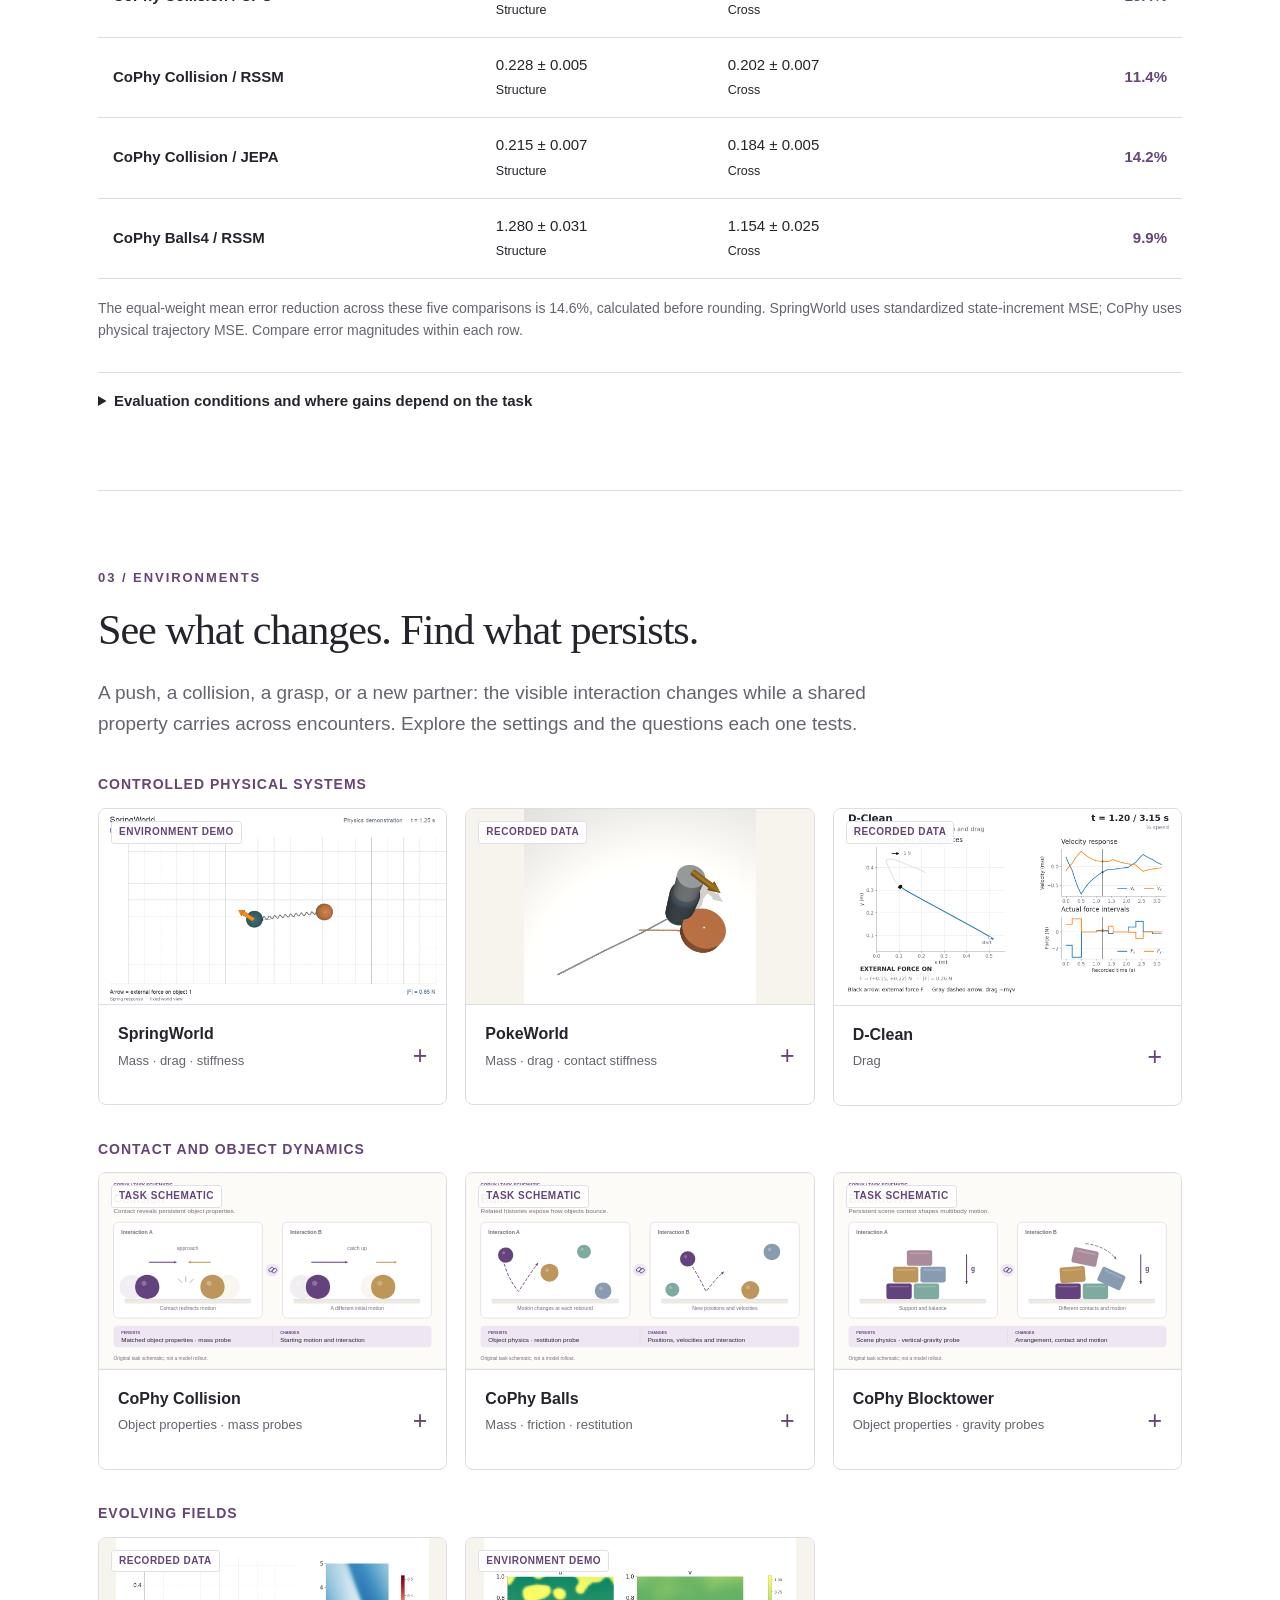
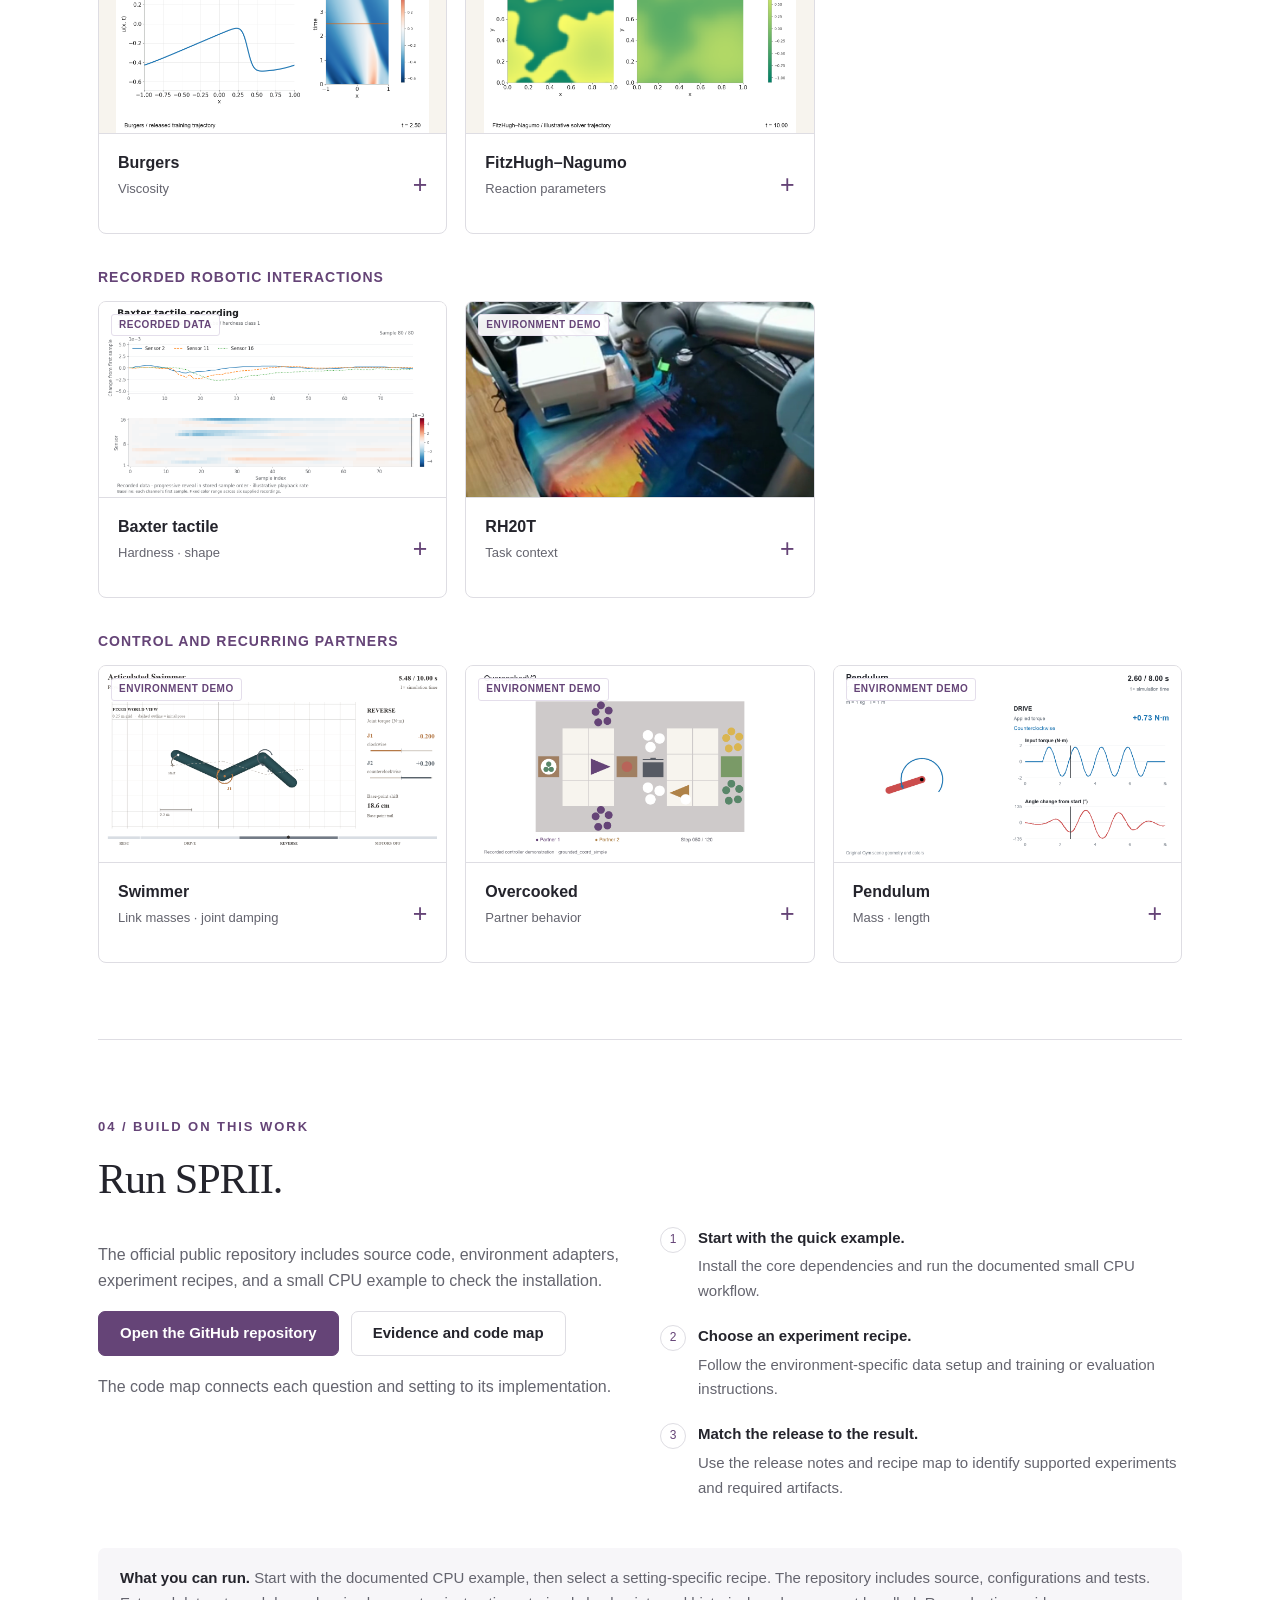
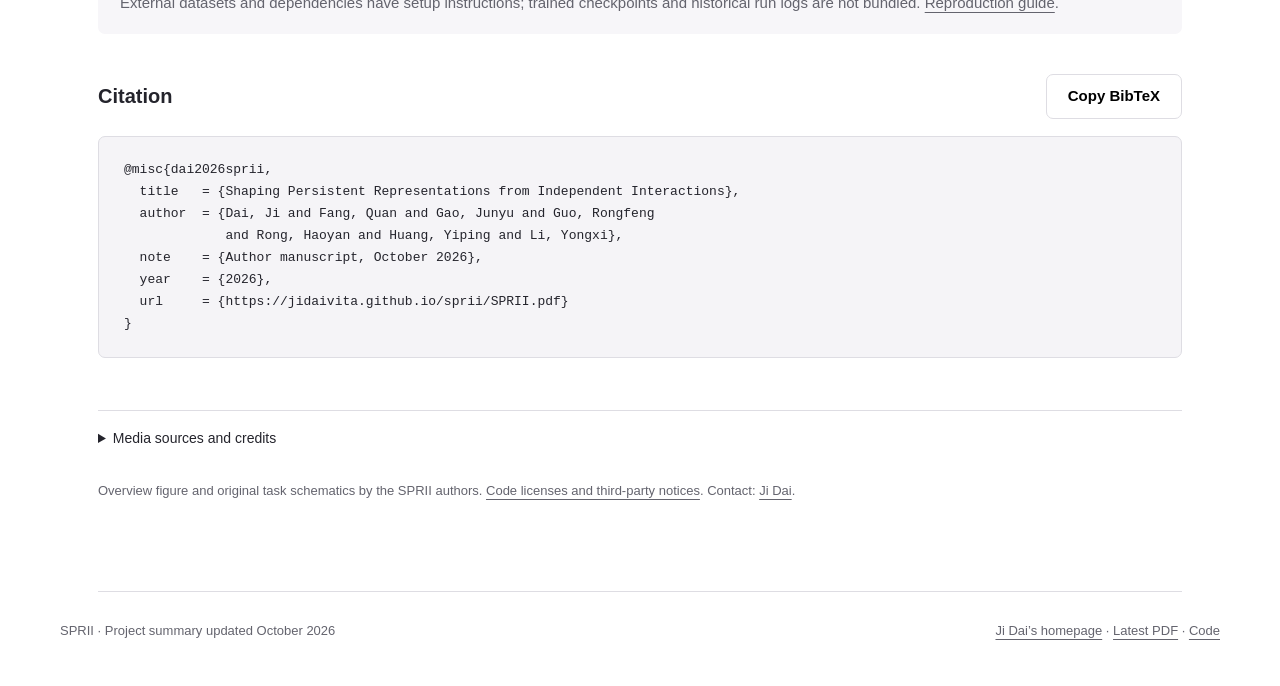
<file: sprii/index.html>
<!doctype html>
<html lang="en">
<head>
<meta charset="utf-8"><meta name="viewport" content="width=device-width,initial-scale=1">
<title>SPRII — Shaping Persistent Representations from Independent Interactions</title>
<meta name="description" content="SPRII learns reusable persistent context from relations between independent interactions. Explore the method, evidence, and official code.">
<meta name="theme-color" content="#64427e"><meta name="referrer" content="no-referrer">
<link rel="canonical" href="https://jidaivita.github.io/sprii/">
<meta property="og:type" content="website"><meta property="og:title" content="SPRII — Learning what persists across interactions"><meta property="og:description" content="Official project page: paper, open-source code, and evidence for Formation, Use, and Value."><meta property="og:url" content="https://jidaivita.github.io/sprii/">
<meta name="citation_title" content="Shaping Persistent Representations from Independent Interactions">
<meta name="citation_author" content="Ji Dai"><meta name="citation_author" content="Quan Fang"><meta name="citation_author" content="Junyu Gao"><meta name="citation_author" content="Rongfeng Guo"><meta name="citation_author" content="Haoyan Rong"><meta name="citation_author" content="Yiping Huang"><meta name="citation_author" content="Yongxi Li"><meta name="citation_publication_date" content="2026/10/06"><meta name="citation_pdf_url" content="https://jidaivita.github.io/sprii/SPRII.pdf">
<link rel="icon" type="image/svg+xml" href="data:image/svg+xml,%3Csvg xmlns='http://www.w3.org/2000/svg' viewBox='0 0 40 40'%3E%3Crect width='40' height='40' rx='9' fill='%23654477'/%3E%3Ctext x='20' y='29' font-family='Georgia' font-size='29' text-anchor='middle' fill='white'%3ES%3C/text%3E%3C/svg%3E">
<link rel="stylesheet" href="styles.css?v=4c29e079f2cf"><link rel="stylesheet" href="reader.css?v=1e279f16248d"><script defer src="site.js?v=55bfcc37a821"></script>
</head>
<body>
<a class="skip" href="#main">Skip to content</a>
<header class="topbar"><div class="wrap"><a class="wordmark" href="#top">SPR<span>II</span></a><nav aria-label="Main navigation"><a href="#method">Method</a><a href="#evidence">Evidence</a><a href="#settings" class="optional">Environments</a><a href="#reproduce">Code</a><a class="home-link" href="/">Ji Dai</a></nav></div></header>
<main id="main" class="wrap">
<section class="hero" id="top">
<p class="eyebrow">World models · Persistent representations</p>
<h1>Shaping <em>Persistent Representations</em><br>from Independent Interactions</h1>
<div class="authors"><span><a href="/">Ji Dai</a><sup>1</sup></span><span>Quan Fang<sup>1</sup></span><span>Junyu Gao<sup>2</sup></span><span>Rongfeng Guo<sup>3</sup></span><span>Haoyan Rong<sup>4</sup></span><span>Yiping Huang<sup>1</sup></span><span>Yongxi Li<sup>2</sup></span></div>
<div class="affiliations"><span><sup>1</sup>Beijing University of Posts and Telecommunications</span><span><sup>2</sup>Institute of Automation, Chinese Academy of Sciences</span><span><sup>3</sup>Shenzhen University</span><span><sup>4</sup>Tsinghua University</span></div>
<div class="hero-actions"><a class="button primary" href="SPRII.pdf?v=645682b8fb85">Latest paper (PDF)</a><a class="button" href="https://github.com/jidaivita/SPRII">GitHub code</a><a class="button" href="#citation">Cite this work</a></div>
<p class="hero-deck">SPRII turns <strong>relations between independent interactions</strong> into supervision for persistent context. It learns what carries across encounters without numerical physical-property labels—and tests whether that information is formed, used, and useful.</p>
</section>
<figure class="overview"><a href="assets/overview.pdf" aria-label="Open the overview figure as a PDF"><img src="assets/overview.svg" width="1650" height="1058" alt="Different interactions share hidden mass, drag and stiffness. Relation-guided learning creates persistent context, evaluated separately for formation, use by a fixed reader, and prediction value."></a><figcaption><strong>Same system. Different interactions.</strong> Changing trajectories reveal shared hidden properties. We ask what context represents, how a predictor uses it, and when it improves prediction. Schematic illustration.</figcaption></figure>
<div class="stats contribution-stats" aria-label="Research contributions"><div class="stat"><strong>Relation supervision</strong><span>Shape what context retains<br>without numerical property labels</span></div><div class="stat"><strong>Formation · Use · Value</strong><span>Separate what is learned,<br>what is used, and what helps</span></div><div class="stat"><strong>13 settings</strong><span>Physical systems, fields,<br>robotic interactions, and partners</span></div></div>
<section class="section" id="method"><p class="eyebrow">01 / The idea</p><h2>Learning from what interactions share.</h2><p class="section-lead">An object at rest reveals little about how it will slow after a push. An earlier encounter can help, but predicting recent motion alone need not organize that information for reuse. SPRII trains on related interactions through two complementary objectives.</p>
<div class="method-grid"><article class="method"><span class="label">Align</span><h3>Bring related contexts together.</h3><p>Encourage agreement between the contexts of related interactions, while preserving variation across systems.</p><div class="method-diagram" aria-label="Context from interaction A is aligned with context from interaction B"><span class="code-token">Context A</span><span class="connector" aria-hidden="true">≈</span><span class="code-token">Context B</span></div></article><article class="method cross"><span class="label">Cross</span><h3>Use one experience in another.</h3><p>Combine a related donor’s context with the recipient’s current input to predict the recipient’s future.</p><div class="method-diagram" aria-label="Donor context and recipient input are combined for prediction"><span class="code-token gold">Donor context</span><span class="connector" aria-hidden="true">+</span><span class="code-token gold">Recipient input</span></div></article></div>
<p class="note">The relation tells us which interactions share properties; it does not provide their numerical values. Align and Cross can be studied separately.</p>
<p class="note">SPRII adds relation supervision to the learner’s existing objective. History can enter through a dedicated encoder or an existing context state; each recipe uses Align, Cross, or both.</p><details class="implementation" id="learner-integration"><summary>How SPRII fits JEPA, CPC, and RSSM</summary><p>The <strong>Structure</strong> control provides the context route without relation objectives, isolating what Align and Cross add.</p><div class="learner-grid"><article class="learner"><h4>JEPA · Predict future embeddings.</h4><p>In the controlled JEPA implementation, a causal Transformer encodes observation and action histories. The predictor combines this persistent context with current observation features, future actions, and the prediction horizon. SpringWorld uses Align + Cross; CoPhy JEPA uses Cross.</p></article><article class="learner"><h4>RSSM · Keep recurrent latent dynamics.</h4><p>The CoPhy RSSM retains its deterministic and stochastic state, reconstruction, prior prediction, and KL regularization. SPRII adds a persistent-context route trained with Cross; its recurrent state remains available.</p></article><article class="learner"><h4>CPC · Keep future discrimination.</h4><p>CoPhy CPC keeps its contrastive future-discrimination objective and native dynamics state. Cross trains its prediction route to use context from a related interaction.</p></article></div><p class="note">Align and Cross complement the native loss. The enabled operations depend on the learner; SPRII does not impose one shared network architecture. <a href="SPRII.pdf?v=645682b8fb85#page=4">Read the method</a>.</p></details></section>
<section class="section" id="evidence"><div class="evidence-heading"><p class="eyebrow">02 / Three questions, separate evidence</p><h2>Learned. Used. Useful.</h2><p class="section-lead">Persistent information can be learned without being used, and used without improving prediction.</p></div>
<div class="question-grid"><article class="question"><span class="letter">F / Formation</span><h3>What does context remember?</h3><p>Probe persistent physical properties in frozen representations. The relation shapes <strong>which information becomes accessible.</strong></p></article><article class="question"><span class="letter">U / Use</span><h3>Does context change the prediction?</h3><p>Swap donor context while holding the reader, current input, and future actions fixed. Test whether forecasts respond to <strong>the donor’s physical properties.</strong></p></article><article class="question"><span class="letter">V / Value</span><h3>When does context help?</h3><p>Compare task error with matched controls. Measure benefits across <strong>prediction horizons and readout choices.</strong></p></article></div>
<div class="study"><div class="study-text"><p class="eyebrow">Formation / PokeWorld</p><h3>The relation selects what context retains.</h3><p>When pairs share mass alone, mass is easier to read out. When they share mass and drag, drag becomes more accessible while mass becomes less accessible—even though mass is still shared.</p><p><strong>Sharing more properties does not make every property easier to read.</strong></p></div><div class="probe"><div class="probe-conditions"><div class="probe-condition"><h4>Shared mass</h4><div class="bar-row"><div class="bar-label"><span>Mass R²</span><strong>0.5271</strong></div><div class="bar-track"><div class="bar-fill mass" style="--w:52.71%"></div></div></div><div class="bar-row"><div class="bar-label"><span>Drag R²</span><strong>0.3075</strong></div><div class="bar-track"><div class="bar-fill drag" style="--w:30.75%"></div></div></div></div><div class="probe-condition"><h4>Shared mass + drag</h4><div class="bar-row"><div class="bar-label"><span>Mass R²</span><strong>0.0709</strong></div><div class="bar-track"><div class="bar-fill mass" style="--w:7.09%"></div></div></div><div class="bar-row"><div class="bar-label"><span>Drag R²</span><strong>0.9249</strong></div><div class="bar-track"><div class="bar-fill drag" style="--w:92.49%"></div></div></div></div></div><div class="bar-axis"><span>0</span><span>Shared scale · higher is better</span><span>1</span></div><p class="note">Linear probes on frozen context, evaluated on validation systems. Both measured training conditions are shown.</p></div></div>
<figure class="reader-result"><a href="assets/spring-use-result.png" target="_blank" rel="noopener" aria-label="Enlarge the SpringWorld fixed-reader result"><img src="assets/spring-use-result.png" alt="Three donor-versus-target heatmaps for mass, drag and stiffness, with a fourth panel summarizing positive mismatched-minus-matched prediction error across three source models." width="1800" height="731" loading="lazy"></a><figcaption><strong>Use / SpringWorld: change the donor, keep the reader fixed.</strong> The heatmaps vary donor and target properties independently; the white diagonal marks matching values. The right panel summarizes the advantage of matching across three source models. <a href="SPRII.pdf?v=645682b8fb85#page=8">Figure 4 in the paper</a> · <a href="assets/spring-use-result.png" target="_blank" rel="noopener">Enlarge figure</a>.</figcaption></figure><div class="mechanism-grid"><article class="mechanism" id="spring-fixed-reader-matching"><p class="eyebrow">Use / SpringWorld</p><h3>Donor physics steers a fixed forecast.</h3><p>Keep the fitted task reader, recipient state, and future actions fixed. Change only the donor context: forecasts have lower error for targets whose physical properties match the donor.</p><div class="effect">0.1820</div><div class="effect-label">Lower 16-step error for matched mass (absolute difference)</div><p class="note">95% paired-system interval: [0.1320, 0.2343]</p><p class="note">Mean mismatched-minus-matched error across 64 development systems, three frozen Align + Cross sources, and one fixed reader per source. Positive values favor matching.</p><details><summary>Comparison and interpretation</summary><p>Each system contributes a complete 5 × 5 donor–target grid. The difference averages 20 off-diagonal and five diagonal cells; systems and sources receive equal weight. The interval conditions on the fitted models. This is a task-reader intervention, separate from the source embedding predictor.</p><p><a href="SPRII.pdf?v=645682b8fb85#page=49">Full experiment in the paper</a></p></details></article><article class="mechanism" id="spring-reader-recovery"><p class="eyebrow">Value / SpringWorld</p><h3>Keep the representation. Improve its readout.</h3><p>With source features and a recipient-only base frozen, a context-conditioned residual reader reduces development MSE by 7.9% compared with a query-only residual reader. All nine source–reader pairs improve.</p><div class="effect">7.9%</div><div class="effect-label">Lower development MSE with the context-conditioned reader</div><p class="note">Query-only MSE: 0.6185 · Context-conditioned MSE: 0.5695</p><p class="note">SpringWorld Align + Cross · three sources × three readers · common targets and fitting schedules. Reader fitting changes; source features stay frozen.</p><details><summary>Comparison and interpretation</summary><p>The two routes share their architecture but not exactly their active capacity. The same reader design does not improve the tested PokeWorld families. This comparison measures readout adaptation, not a context swap through one fixed reader.</p><p>A separate control fits matched-context and mismatched-context M₂ readers with identical architecture. Matched context lowers full-development error by 8.7%, with the same ordering in all nine pairs.</p><p><a href="SPRII.pdf?v=645682b8fb85#page=60">Full experiment in the paper</a></p></details></article></div>
<div class="result-intro"><h3>Lower error across five primary comparisons.</h3><p>Mean ± SD · lower error is better</p></div>
<div class="table-scroll" tabindex="0" role="region" aria-label="Primary prediction results"><table><thead><tr><th scope="col">Setting / learner</th><th scope="col">Baseline</th><th scope="col">SPRII</th><th scope="col">Error reduction</th></tr></thead><tbody><tr><th scope="row">SpringWorld / JEPA</th><td>0.138 ± 0.002<br><small>Native JEPA</small></td><td>0.107 ± 0.004<br><small>Align + Cross</small></td><td>22.3%</td></tr><tr><th scope="row">CoPhy Collision / CPC</th><td>0.223 ± 0.006<br><small>Structure</small></td><td>0.189 ± 0.007<br><small>Cross</small></td><td>15.4%</td></tr><tr><th scope="row">CoPhy Collision / RSSM</th><td>0.228 ± 0.005<br><small>Structure</small></td><td>0.202 ± 0.007<br><small>Cross</small></td><td>11.4%</td></tr><tr><th scope="row">CoPhy Collision / JEPA</th><td>0.215 ± 0.007<br><small>Structure</small></td><td>0.184 ± 0.005<br><small>Cross</small></td><td>14.2%</td></tr><tr><th scope="row">CoPhy Balls4 / RSSM</th><td>1.280 ± 0.031<br><small>Structure</small></td><td>1.154 ± 0.025<br><small>Cross</small></td><td>9.9%</td></tr></tbody></table></div>
<p class="note">The equal-weight mean error reduction across these five comparisons is 14.6%, calculated before rounding. SpringWorld uses standardized state-increment MSE; CoPhy uses physical trajectory MSE. Compare error magnitudes within each row.</p>
<details><summary>Evaluation conditions and where gains depend on the task</summary><p>SpringWorld evaluates 256 sealed systems using three source models and three readers per source. Its 22.3% reduction has a paired 95% confidence interval of 13.2–30.7%. CoPhy Collision uses 1,994 held-out episodes, and Balls4 uses 1,000 recipients; CoPhy results use three joint source/reader seeds, with budgets matched within each learner family.</p><p>Use experiments in SpringWorld intervene on a fixed task reader fitted to frozen representations. They do not directly test the original source predictor. The best interface also depends on the task: direct context lowers D-Clean h32 error by 22.8% relative to decoded physical parameters, but has 2.1% higher error in SpringWorld.</p><p>Project results summarize the October 2026 author manuscript linked above. The code guide identifies the available implementations and reproduction inputs.</p></details>
</section>
<section class="section environment-section" id="explore"><p class="eyebrow">03 / Environments</p><h2>See what changes. Find what persists.</h2><p class="section-lead">A push, a collision, a grasp, or a new partner: the visible interaction changes while a shared property carries across encounters. Explore the settings and the questions each one tests.</p><div class="atlas" id="settings"><section class="atlas-group" aria-label="Controlled physical systems"><h3>Controlled physical systems</h3><div class="atlas-grid"><details class="setting" id="setting-spring"><summary><span class="setting-thumb"><img src="assets/environments/spring/poster.png?v=caa54abc0d34" alt="" loading="lazy" width="1000" height="560"><span class="media-kind">Environment demo</span></span><span class="setting-heading"><strong>SpringWorld</strong><span>Mass · drag · stiffness</span></span></summary><div class="setting-body"><div class="setting-lead"><figure class="setting-media"><video controls muted playsinline loop preload="none" poster="assets/environments/spring/poster.png?v=caa54abc0d34" aria-label="A deep-teal mass and an orange mass joined by a spring, with an arrow showing the force applied to the first mass."><source src="assets/environments/spring/replay.mp4?v=4616391ba05d" type="video/mp4">Your browser does not support this video. <a href="assets/environments/spring/replay.mp4?v=4616391ba05d">Open the video</a>.</video><figcaption>Force and release in SpringWorld: the same spring system responds to two applied pushes. <a href="#media-credits">Source</a></figcaption></figure><div class="setting-context"><h4>Can a new interaction reuse physical context?</h4><dl class="setting-facts"><div><dt>Persists across encounters</dt><dd>Mass m; Drag γ; Spring stiffness k</dd></div><div><dt>Changes between encounters</dt><dd>Initial state, actions and realized interaction history</dd></div></dl></div></div><div class="setting-result"><h4>What we learn here</h4><p>Prediction MSE falls from 0.138 to 0.107 versus Native JEPA: a 22.3% reduction on 256 sealed systems (95% CI 13.2–30.7%).</p><p>Across cold-start horizons, Persistent-over-Null gains rise from 1.9% at h1 to 35.7% at h16 in the separate fixed 178-system grid.</p></div><h4 class="parameter-heading">Parameters and setup</h4><dl class="parameter-list"><div><dt>Mass m</dt><dd>0.5–2 kg</dd></div><div><dt>Drag γ</dt><dd>0.25–1.5 s⁻¹</dd></div><div><dt>Stiffness k</dt><dd>4–25 N/m</dd></div></dl><details class="protocol-detail"><summary>Inputs, comparisons and evaluation protocol</summary><dl><div><dt>Inputs</dt><dd>An independent 96-frame same-system history, the current query state and future actions.</dd></div><div><dt>Target</dt><dd>Eight-dimensional position and velocity increments over 0.8 seconds.</dd></div><div><dt>Comparison</dt><dd>SPRII Align + Cross versus Native JEPA and TDS; Structure, Align and Cross isolate the components.</dd></div><div><dt>Controlled conditions</dt><dd>The sealed comparison uses the same data bank, source/readout budgets and 256 held-out systems. Use tests freeze the representation model and fitted task reader while changing donor context.</dd></div></dl><p class="note">The Use intervention acts on a task reader fitted to frozen representations; it is separate from the source embedding predictor.</p></details><div class="setting-links"><a href="SPRII.pdf?v=645682b8fb85#page=22">Paper details</a><a href="https://github.com/jidaivita/SPRII/blob/main/benchmarks/springworld/README.md">Code and data</a></div></div></details><details class="setting" id="setting-poke"><summary><span class="setting-thumb"><img src="assets/environments/poke/preview.png?v=15d63db824d9" alt="" loading="lazy" width="1000" height="560"><span class="media-kind">Recorded data</span></span><span class="setting-heading"><strong>PokeWorld</strong><span>Mass · drag · contact stiffness</span></span></summary><div class="setting-body"><div class="setting-lead"><figure class="setting-media"><video controls muted playsinline loop preload="none" poster="assets/environments/poke/poster.png?v=ee2fd6326739" aria-label="Two recorded PokeWorld histories with orange objects, gray pushers and applied-action arrows on a light floor."><source src="assets/environments/poke/replay.mp4?v=4fb813279bd7" type="video/mp4">Your browser does not support this video. <a href="assets/environments/poke/replay.mp4?v=4fb813279bd7">Open the video</a>.</video><figcaption>Two recorded interaction histories, replayed at quarter speed. Arrows show the actions applied to the pusher. <a href="#media-credits">Source</a></figcaption></figure><div class="setting-context"><h4>The pairing rule selects what context retains</h4><dl class="setting-facts"><div><dt>Persists across encounters</dt><dd>Mass m; Drag γ; Contact stiffness k</dd></div><div><dt>Changes between encounters</dt><dd>Initial states and action modes; G1 pairs share m, G2 share (m,γ), G3 share (m,γ,k).</dd></div></dl></div></div><div class="setting-result"><h4>What we learn here</h4><p>Raising correct-pair fraction from 0 to 1 increases the between/within-system context-distance ratio from 0.260 to 4.39.</p><p>Changing shared mass to shared mass + drag lowers mass-probe R² from 0.527 to 0.071 while drag-probe R² rises from 0.308 to 0.925.</p></div><h4 class="parameter-heading">Parameters and setup</h4><dl class="parameter-list"><div><dt>Persistent factors</dt><dd>Mass m, drag γ and contact stiffness k</dd></div><div><dt>Pairing rules</dt><dd>G1: m; G2: m + γ; G3: m + γ + k<small>relation settings</small></dd></div><div><dt>Factorized bank</dt><dd>10 × 10 × 28 physical tuples<small>factor-level counts</small></dd></div><div><dt>Correct-pair fraction α</dt><dd>0, 0.5 or 1<small>relation fidelity</small></dd></div></dl><details class="protocol-detail"><summary>Inputs, comparisons and evaluation protocol</summary><dl><div><dt>Inputs</dt><dd>24-frame image/action histories from independent finger–object interactions, plus a current query.</dd></div><div><dt>Target</dt><dd>Future observation embeddings; physical-factor probes and task readouts assess the learned context.</dd></div><div><dt>Comparison</dt><dd>Structure, Align, Cross and Align + Cross; correct, randomized and partial-factor relations.</dd></div><div><dt>Controlled conditions</dt><dd>Relation interventions retain the source architecture, observation budget and donor/query marginals within each comparison.</dd></div></dl><p class="note">The acquisition, factorized-relation and R8 fidelity banks are separate protocols; their sample counts should remain separate.</p></details><div class="setting-links"><a href="SPRII.pdf?v=645682b8fb85#page=23">Paper details</a><a href="https://github.com/jidaivita/SPRII/blob/main/benchmarks/pokeworld/revision/README.md">Code and data</a></div></div></details><details class="setting" id="setting-dclean"><summary><span class="setting-thumb"><img src="assets/environments/dclean/poster.png" alt="" loading="lazy" width="1000" height="560"><span class="media-kind">Recorded data</span></span><span class="setting-heading"><strong>D-Clean</strong><span>Drag</span></span></summary><div class="setting-body"><div class="setting-lead"><figure class="setting-media"><video controls muted playsinline loop preload="none" poster="assets/environments/dclean/poster.png" aria-label="A two-dimensional position trajectory beside velocity and force curves, with the current time marked."><source src="assets/environments/dclean/replay.mp4" type="video/mp4">Your browser does not support this video. <a href="assets/environments/dclean/replay.mp4">Open the video</a>.</video><figcaption>A recorded D-Clean trajectory with its applied force and drag response, replayed at half speed. <a href="#media-credits">Source</a></figcaption></figure><div class="setting-context"><h4>Accurate parameter readout is not the whole prediction story</h4><dl class="setting-facts"><div><dt>Persists across encounters</dt><dd>Drag γ</dd></div><div><dt>Changes between encounters</dt><dd>Initial state and force segments</dd></div></dl></div></div><div class="setting-result"><h4>What we learn here</h4><p>With a common reader design, SPRII has the lowest mean error at all four horizons, including 33.7% lower h32 error than CaDM.</p><p>Direct context lowers h32 error by 22.8% relative to decoded physical parameters, despite an independently validated decoder R² above 0.996.</p></div><h4 class="parameter-heading">Parameters and setup</h4><dl class="parameter-list"><div><dt>Persistent factor</dt><dd>Drag γ</dd></div><div><dt>Dynamics</dt><dd>dv/dt = F/m − γv; m = 1<small>system definition</small></dd></div><div><dt>Integration step</dt><dd>Δt = 0.05<small>simulation value; physical unit not stated</small></dd></div><div><dt>Interaction bank</dt><dd>Eight independent 64-step interactions per system<small>context setting</small></dd></div></dl><details class="protocol-detail"><summary>Inputs, comparisons and evaluation protocol</summary><dl><div><dt>Inputs</dt><dd>A 4D state/action history and a recipient state, with an independent same-system donor.</dd></div><div><dt>Target</dt><dd>Future inertial state at horizons 1, 4, 16 and 32.</dd></div><div><dt>Comparison</dt><dd>Common-reader comparisons with TDS, NOD, FCRL, CaDM and DALI; Null, Persistent, Decode and Oracle readouts test the information interface.</dd></div><div><dt>Controlled conditions</dt><dd>Readout comparisons use frozen source features, common prediction targets and matched permitted inputs. Persistent and Decode use the same donor context.</dd></div></dl><p class="note">These endpoints measure prediction through a common fitted reader; source-training budgets and method adaptations are specified separately in the paper.</p></details><div class="setting-links"><a href="SPRII.pdf?v=645682b8fb85#page=23">Paper details</a><a href="https://github.com/jidaivita/SPRII/blob/main/benchmarks/core/README.md">Code and data</a></div></div></details></div></section><section class="atlas-group" aria-label="Contact and object dynamics"><h3>Contact and object dynamics</h3><div class="atlas-grid"><details class="setting" id="setting-cophy_collision"><summary><span class="setting-thumb"><img src="assets/environments/cophy_collision/schematic.svg" alt="" loading="lazy" width="1000" height="560"><span class="media-kind">Task schematic</span></span><span class="setting-heading"><strong>CoPhy Collision</strong><span>Object properties · mass probes</span></span></summary><div class="setting-body"><div class="setting-lead"><figure class="setting-media"><a href="assets/environments/cophy_collision/schematic.svg" target="_blank" rel="noopener" aria-label="View CoPhy Collision schematic at full size"><img src="assets/environments/cophy_collision/schematic.svg" alt="Two abstract object interactions illustrate contact under matched physical properties, with different initial motion." loading="lazy" width="1000" height="560"></a><figcaption>Original task schematic; not a model rollout. <a href="#media-credits">Source</a></figcaption></figure><div class="setting-context"><h4>One relation objective across three learners</h4><dl class="setting-facts"><div><dt>Persists across encounters</dt><dd>Matched object properties under a scene-specific relation; mass is the reported factor-probe target</dd></div><div><dt>Changes between encounters</dt><dd>Initial conditions and independent support interactions</dd></div></dl></div></div><div class="setting-result"><h4>What we learn here</h4><p>Relative to Structure, prediction error falls by 15.4% for CPC, 11.4% for RSSM and 14.2% for JEPA.</p><p>The corresponding SPRII trajectory MSEs are 0.189, 0.202 and 0.184.</p></div><h4 class="parameter-heading">Parameters and setup</h4><dl class="parameter-list"><div><dt>Persistent factor evaluated</dt><dd>Object mass<small>factor-probe target</small></dd></div><div><dt>Relation</dt><dd>Matched objects under a scene-specific rule<small>relation setting</small></dd></div><div><dt>Context / target</dt><dd>3 supports + 3 query frames → 12 future frames<small>task setting</small></dd></div></dl><details class="protocol-detail"><summary>Inputs, comparisons and evaluation protocol</summary><dl><div><dt>Inputs</dt><dd>Three independent support histories and the first three query frames.</dd></div><div><dt>Target</dt><dd>The next 12 physical trajectory frames.</dd></div><div><dt>Comparison</dt><dd>SPRII Cross versus Native, Structure and Random across CPC, RSSM and JEPA.</dd></div><div><dt>Controlled conditions</dt><dd>Each learner comparison shares queries, targets, donor eligibility and training budgets across arms; the main result uses 1,994 held-out episodes and three joint source/reader seeds.</dd></div></dl><p class="note">The multi-support prediction protocol differs from the original CoPhy task’s input and target intervals.</p></details><div class="setting-links"><a href="SPRII.pdf?v=645682b8fb85#page=24">Paper details</a><a href="https://github.com/jidaivita/SPRII/blob/main/benchmarks/cophy/README.md">Code and data</a></div></div></details><details class="setting" id="setting-cophy_balls"><summary><span class="setting-thumb"><img src="assets/environments/cophy_balls/schematic.svg" alt="" loading="lazy" width="1000" height="560"><span class="media-kind">Task schematic</span></span><span class="setting-heading"><strong>CoPhy Balls</strong><span>Mass · friction · restitution</span></span></summary><div class="setting-body"><div class="setting-lead"><figure class="setting-media"><a href="assets/environments/cophy_balls/schematic.svg" target="_blank" rel="noopener" aria-label="View CoPhy Balls schematic at full size"><img src="assets/environments/cophy_balls/schematic.svg" alt="Two abstract four-ball arrangements illustrate rebound behavior under related object physics." loading="lazy" width="1000" height="560"></a><figcaption>Original task schematic; not a model rollout. <a href="#media-credits">Source</a></figcaption></figure><div class="setting-context"><h4>Persistent context in another contact system</h4><dl class="setting-facts"><div><dt>Persists across encounters</dt><dd>Mass; Friction; Restitution; the principal reported probe target</dd></div><div><dt>Changes between encounters</dt><dd>Initial conditions and independent support interactions</dd></div></dl></div></div><div class="setting-result"><h4>What we learn here</h4><p>On held-out Balls4 recipients, RSSM MSE falls from 1.280 to 1.154 versus Structure, a 9.9% reduction.</p><p>Restitution dominates the reported reader-memory probes and fixed-predictor donor effects; mass and friction are substantially weaker.</p></div><h4 class="parameter-heading">Parameters and setup</h4><dl class="parameter-list"><div><dt>Physical factors tested</dt><dd>Mass, friction and restitution</dd></div><div><dt>Context / target</dt><dd>3 supports + 3 query frames → 27 future frames<small>task setting</small></dd></div></dl><details class="protocol-detail"><summary>Inputs, comparisons and evaluation protocol</summary><dl><div><dt>Inputs</dt><dd>Three independent support histories and the first three query frames.</dd></div><div><dt>Target</dt><dd>The next 27 ball-trajectory frames.</dd></div><div><dt>Comparison</dt><dd>Native, Structure and Random where tested; Cross for JEPA/CPC/RSSM and Align + Cross for CoPhyNet.</dd></div><div><dt>Controlled conditions</dt><dd>The held-out RSSM comparison uses the same 1,000 Balls4 recipients. Factor-specific donor tests keep source/reader weights and recipient inputs fixed.</dd></div></dl><p class="note">Balls4 is a task configuration within Balls. Development reader-memory assays and the held-out endpoint use different stated populations.</p></details><div class="setting-links"><a href="SPRII.pdf?v=645682b8fb85#page=24">Paper details</a><a href="https://github.com/jidaivita/SPRII/blob/main/benchmarks/cophy/README.md">Code and data</a></div></div></details><details class="setting" id="setting-cophy_blocktower"><summary><span class="setting-thumb"><img src="assets/environments/cophy_blocktower/schematic.svg" alt="" loading="lazy" width="1000" height="560"><span class="media-kind">Task schematic</span></span><span class="setting-heading"><strong>CoPhy Blocktower</strong><span>Object properties · gravity probes</span></span></summary><div class="setting-body"><div class="setting-lead"><figure class="setting-media"><a href="assets/environments/cophy_blocktower/schematic.svg" target="_blank" rel="noopener" aria-label="View CoPhy Blocktower schematic at full size"><img src="assets/environments/cophy_blocktower/schematic.svg" alt="Two abstract block towers illustrate different contacts and motion under shared vertical gravity." loading="lazy" width="1000" height="560"></a><figcaption>Original task schematic; not a model rollout. <a href="#media-credits">Source</a></figcaption></figure><div class="setting-context"><h4>Where relation supervision fails to help</h4><dl class="setting-facts"><div><dt>Persists across encounters</dt><dd>Matched object properties under a scene-specific relation; vertical gravity is the reported factor-probe target</dd></div><div><dt>Changes between encounters</dt><dd>Initial conditions and independent support interactions.</dd></div></dl></div></div><div class="setting-result"><h4>What we learn here</h4><p>Blocktower is one of three scenes in the 45-cell CoPhy development matrix spanning four learner families.</p><p>The additional JEPA sources retain an adverse contrast: Cross has higher prediction error than Random at both reported sources.</p></div><h4 class="parameter-heading">Parameters and setup</h4><dl class="parameter-list"><div><dt>Persistent factor evaluated</dt><dd>Vertical gravity<small>factor-probe target</small></dd></div><div><dt>Relation</dt><dd>Matched objects under a scene-specific rule<small>relation setting</small></dd></div><div><dt>Context / target</dt><dd>3 supports + 3 query frames → 27 future frames<small>task setting</small></dd></div></dl><details class="protocol-detail"><summary>Inputs, comparisons and evaluation protocol</summary><dl><div><dt>Inputs</dt><dd>Three support histories and the first three query frames, through the fixed cached perception route.</dd></div><div><dt>Target</dt><dd>The next 27 frames of multibody motion.</dd></div><div><dt>Comparison</dt><dd>JEPA, CPC, RSSM and CoPhyNet across available Native, Structure and Random controls.</dd></div><div><dt>Controlled conditions</dt><dd>Perception, query/target construction and pose-head route are held fixed within the scene.</dd></div></dl><p class="note">These are development comparisons, including reader-selection examples; gains depend on learner and comparator.</p></details><div class="setting-links"><a href="SPRII.pdf?v=645682b8fb85#page=24">Paper details</a><a href="https://github.com/jidaivita/SPRII/blob/main/benchmarks/cophy/README.md">Code and data</a></div></div></details></div></section><section class="atlas-group" aria-label="Evolving fields"><h3>Evolving fields</h3><div class="atlas-grid"><details class="setting" id="setting-nod1d"><summary><span class="setting-thumb"><img src="assets/environments/nod1d/poster.png" alt="" loading="lazy" width="1000" height="560"><span class="media-kind">Recorded data</span></span><span class="setting-heading"><strong>Burgers</strong><span>Viscosity</span></span></summary><div class="setting-body"><div class="setting-lead"><figure class="setting-media"><video controls muted playsinline loop preload="none" poster="assets/environments/nod1d/poster.png" aria-label="A spatial Burgers field curve beside a colored space–time heatmap with the displayed time marked."><source src="assets/environments/nod1d/replay.mp4" type="video/mp4">Your browser does not support this video. <a href="assets/environments/nod1d/replay.mp4">Open the video</a>.</video><figcaption>One released Burgers trajectory, shown as a spatial profile and a space–time field. <a href="#media-credits">Source</a></figcaption></figure><div class="setting-context"><h4>Shared viscosity across different fields</h4><dl class="setting-facts"><div><dt>Persists across encounters</dt><dd>Viscosity ν</dd></div><div><dt>Changes between encounters</dt><dd>Initial spatial field</dd></div></dl></div></div><div class="setting-result"><h4>What we learn here</h4><p>SPRII lowers mean error relative to released NOD on all three Burgers distributions.</p><p>Against matched prediction-only continuation, the ID gain is 4.1%, while OOD performance is near-tied.</p></div><h4 class="parameter-heading">Parameters and setup</h4><dl class="parameter-list"><div><dt>Persistent factor</dt><dd>Viscosity ν</dd></div><div><dt>Illustrated trajectory</dt><dd>ν = 0.01<small>illustration-specific value; not a range</small></dd></div><div><dt>Illustrated resolution</dt><dd>401 spatial samples and 101 saved times<small>displayed trajectory setting</small></dd></div></dl><details class="protocol-detail"><summary>Inputs, comparisons and evaluation protocol</summary><dl><div><dt>Inputs</dt><dd>An independent same-viscosity trajectory and the recipient’s spatial field.</dd></div><div><dt>Target</dt><dd>Future 1D Burgers fields.</dd></div><div><dt>Comparison</dt><dd>Released NOD, Random and prediction-only continued NOD; related operator adaptations are reported separately.</dd></div><div><dt>Controlled conditions</dt><dd>Continuation controls match additional update budgets, with the same prediction task and distribution-specific evaluations.</dd></div></dl><p class="note">The released-default and continued-NOD comparisons answer different questions; the illustrated ν value is not the dataset range.</p></details><div class="setting-links"><a href="SPRII.pdf?v=645682b8fb85#page=26">Paper details</a><a href="https://github.com/jidaivita/SPRII/blob/main/benchmarks/nod/README.md">Code and data</a></div></div></details><details class="setting" id="setting-nod2d"><summary><span class="setting-thumb"><img src="assets/environments/nod2d/poster.png" alt="" loading="lazy" width="1000" height="560"><span class="media-kind">Environment demo</span></span><span class="setting-heading"><strong>FitzHugh–Nagumo</strong><span>Reaction parameters</span></span></summary><div class="setting-body"><div class="setting-lead"><figure class="setting-media"><video controls muted playsinline loop preload="none" poster="assets/environments/nod2d/poster.png" aria-label="Two colored spatial fields labeled u and v with one shared signed color scale."><source src="assets/environments/nod2d/replay.mp4" type="video/mp4">Your browser does not support this video. <a href="assets/environments/nod2d/replay.mp4">Open the video</a>.</video><figcaption>FitzHugh–Nagumo field evolution from a numerical solver, showing the coupled u and v fields. <a href="#media-credits">Source</a></figcaption></figure><div class="setting-context"><h4>Reaction parameters across different initial fields</h4><dl class="setting-facts"><div><dt>Persists across encounters</dt><dd>Reaction parameters k and β</dd></div><div><dt>Changes between encounters</dt><dd>Independent Gaussian-random-field initial conditions</dd></div></dl></div></div><div class="setting-result"><h4>What we learn here</h4><p>Increasing history count from one to four reduces SPRII H50 error by 16.9%, 18.0% and 10.9% on ID, OOD-Intra and OOD-Extra.</p><p>The gap to NOD narrows on every split, although NOD retains slightly lower absolute mean error at four histories.</p></div><h4 class="parameter-heading">Parameters and setup</h4><dl class="parameter-list"><div><dt>Persistent factors</dt><dd>Reaction parameters k and β</dd></div><div><dt>Grid</dt><dd>Periodic 128 × 128<small>spatial setting</small></dd></div><div><dt>Integration / saving</dt><dd>RK4 with Δt = 0.001; 101 frames through t = 10<small>simulation setting; physical time unit not stated</small></dd></div><div><dt>Illustrated trajectory</dt><dd>k = 0.03, β = 0.20<small>illustration-specific values; not ranges</small></dd></div></dl><details class="protocol-detail"><summary>Inputs, comparisons and evaluation protocol</summary><dl><div><dt>Inputs</dt><dd>One, two or four related field histories; each uses frames 0, 25, 50, 75 and 100.</dd></div><div><dt>Target</dt><dd>Evolution of coupled u and v fields, including H50 prediction.</dd></div><div><dt>Comparison</dt><dd>NOD-Hier versus the SPRII alignment/continuation recipe on a regenerated Python simulation bank.</dd></div><div><dt>Controlled conditions</dt><dd>Each recipe is held fixed as history count changes; the reporting initial conditions and three source seeds are shared.</dd></div></dl><p class="note">The recipes use different source-training budgets: 45,000 updates for NOD and 50,000 for SPRII. This comparison does not isolate alignment at equal compute.</p></details><div class="setting-links"><a href="SPRII.pdf?v=645682b8fb85#page=26">Paper details</a><a href="https://github.com/jidaivita/SPRII/blob/main/benchmarks/nod/README.md">Code and data</a></div></div></details></div></section><section class="atlas-group" aria-label="Recorded robotic interactions"><h3>Recorded robotic interactions</h3><div class="atlas-grid"><details class="setting" id="setting-baxter"><summary><span class="setting-thumb"><img src="assets/environments/baxter/poster.png" alt="" loading="lazy" width="1000" height="560"><span class="media-kind">Recorded data</span></span><span class="setting-heading"><strong>Baxter tactile</strong><span>Hardness · shape</span></span></summary><div class="setting-body"><div class="setting-lead"><figure class="setting-media"><video controls muted playsinline loop preload="none" poster="assets/environments/baxter/poster.png" aria-label="Three tactile sensor curves above a heatmap of all 16 channels across an 80-sample grasp recording."><source src="assets/environments/baxter/replay.mp4" type="video/mp4">Your browser does not support this video. <a href="assets/environments/baxter/replay.mp4">Open the video</a>.</video><figcaption>A recorded grasp, viewed through 16 tactile sensors. The replay reveals the stored samples in order. <a href="#media-credits">Source</a></figcaption></figure><div class="setting-context"><h4>The relation selects hardness or shape</h4><dl class="setting-facts"><div><dt>Persists across encounters</dt><dd>Object hardness category; Object shape: cube or cylinder</dd></div><div><dt>Changes between encounters</dt><dd>Independent grasps; same-hardness pairs change shape, same-shape pairs change hardness</dd></div></dl></div></div><div class="setting-result"><h4>What we learn here</h4><p>Hardness accuracy is 1.000 under same-hardness relations versus 0.333 under same-shape relations.</p><p>Shape balanced accuracy reverses the ordering: 1.000 under same-shape relations versus 0.500 under same-hardness relations.</p></div><h4 class="parameter-heading">Parameters and setup</h4><dl class="parameter-list"><div><dt>Shape categories</dt><dd>Cube and cylinder<small>object categories</small></dd></div><div><dt>Hardness categories</dt><dd>Three shared levels, indexed 0–2<small>category labels; not physical hardness units</small></dd></div><div><dt>Crossed bank</dt><dd>6 configurations × 170 grasps; 110/30/30 train/validation/confirmation grasps per configuration<small>data setting</small></dd></div></dl><details class="protocol-detail"><summary>Inputs, comparisons and evaluation protocol</summary><dl><div><dt>Inputs</dt><dd>40-step causal tactile histories drawn from 80 × 16 grasp-peak arrays.</dd></div><div><dt>Target</dt><dd>Future tactile representations, with hardness and shape readouts.</dd></div><div><dt>Comparison</dt><dd>Same-hardness, same-shape and randomized relations, with Align + Cross.</dd></div><div><dt>Controlled conditions</dt><dd>Each batch balances configurations and donor/query marginals; confirmation holds out grasps from the same six known configurations.</dd></div></dl><p class="note">The evidence concerns held-out grasps from known object configurations. Available recordings do not include pre-contact frames or action sequences.</p></details><div class="setting-links"><a href="SPRII.pdf?v=645682b8fb85#page=24">Paper details</a><a href="https://github.com/jidaivita/SPRII/blob/main/docs/datasets.md">Code and data</a></div></div></details><details class="setting" id="setting-rh20t"><summary><span class="setting-thumb"><img src="assets/environments/rh20t/poster.png" alt="" loading="lazy" width="1000" height="560"><span class="media-kind">Environment demo</span></span><span class="setting-heading"><strong>RH20T</strong><span>Task context</span></span></summary><div class="setting-body"><div class="setting-lead"><figure class="setting-media"><video controls muted playsinline loop preload="none" poster="assets/environments/rh20t/poster.png" aria-label="A real robot arm grasps and opens a small tabletop drawer."><source src="assets/environments/rh20t/replay.mp4" type="video/mp4">Your browser does not support this video. <a href="assets/environments/rh20t/replay.mp4">Open the video</a>.</video><figcaption>An official RH20T drawer-opening demonstration, separate from the episodes used in our evaluation. <a href="#media-credits">Source</a></figcaption></figure><div class="setting-context"><h4>Can another episode inform force and motion forecasts?</h4><dl class="setting-facts"><div><dt>Persists across encounters</dt><dd>Task identity across different recorded episodes</dd></div><div><dt>Changes between encounters</dt><dd>Recorded episode; current visual, robot-state and action inputs</dd></div></dl></div></div><div class="setting-result"><h4>What we learn here</h4><p>Under matched donors, Cross lowers error on all five reported force/torque and TCP endpoints relative to Structure.</p><p>Same-task independent episodes provide the persistent context; known physical-parameter equivalence is not assumed.</p></div><h4 class="parameter-heading">Parameters and setup</h4><dl class="parameter-list"><div><dt>Persistent relation</dt><dd>Task identity<small>context category</small></dd></div><div><dt>Main forecasting population</dt><dd>25 held-out tasks<small>evaluation setting</small></dd></div><div><dt>Hard-negative bank</dt><dd>24 tasks, analyzed separately<small>evaluation setting</small></dd></div></dl><details class="protocol-detail"><summary>Inputs, comparisons and evaluation protocol</summary><dl><div><dt>Inputs</dt><dd>Synchronized visual, robot-state and action histories from different episodes of the same task.</dd></div><div><dt>Target</dt><dd>Normalized 6D force/torque and 3D TCP motion.</dd></div><div><dt>Comparison</dt><dd>Cross and Align + Cross versus Structure, donor-pairing and input controls.</dd></div><div><dt>Controlled conditions</dt><dd>Within donor interventions, the query, target, horizon, actions and fitted predictor stay fixed while context changes.</dd></div></dl><p class="note">These are offline forecasting and donor-use results from recorded manipulation, not a newly executed closed-loop robot controller.</p></details><div class="setting-links"><a href="SPRII.pdf?v=645682b8fb85#page=25">Paper details</a><a href="https://github.com/jidaivita/SPRII/blob/main/benchmarks/rh20t/README.md">Code and data</a></div></div></details></div></section><section class="atlas-group" aria-label="Control and recurring partners"><h3>Control and recurring partners</h3><div class="atlas-grid"><details class="setting" id="setting-swimmer"><summary><span class="setting-thumb"><img src="assets/environments/swimmer/poster.png?v=58531b0e7c79" alt="" loading="lazy" width="1000" height="560"><span class="media-kind">Environment demo</span></span><span class="setting-heading"><strong>Swimmer</strong><span>Link masses · joint damping</span></span></summary><div class="setting-body"><div class="setting-lead"><figure class="setting-media"><video controls muted playsinline loop preload="none" poster="assets/environments/swimmer/poster.png?v=58531b0e7c79" aria-label="A three-link swimmer in a fixed top-down view, with joint-torque arrows, a motion trail and a drive-phase indicator."><source src="assets/environments/swimmer/replay.mp4?v=2fd552905dd4" type="video/mp4">Your browser does not support this video. <a href="assets/environments/swimmer/replay.mp4?v=2fd552905dd4">Open the video</a>.</video><figcaption>A three-link swimmer starts at rest, drives its joints, reverses the drive, and then turns the motors off. <a href="#media-credits">Source</a></figcaption></figure><div class="setting-context"><h4>The right context improves a frozen predictor</h4><dl class="setting-facts"><div><dt>Persists across encounters</dt><dd>Three link masses; Two joint damping parameters</dd></div><div><dt>Changes between encounters</dt><dd>State/action interactions; own-system versus wrong-system persistent update</dd></div></dl></div></div><div class="setting-result"><h4>What we learn here</h4><p>Own-system updates reduce error for all three frozen predictors on 512 prospective systems.</p><p>For Persistent-JEPA, wrong-minus-own MSE is 5.329 × 10⁻⁵ (paired 95% CI 3.930–6.724 × 10⁻⁵).</p></div><h4 class="parameter-heading">Parameters and setup</h4><dl class="parameter-list"><div><dt>Persistent physical factors</dt><dd>3 link masses and 2 joint damping parameters</dd></div><div><dt>Prospective population</dt><dd>512 new systems<small>evaluation setting</small></dd></div></dl><details class="protocol-detail"><summary>Inputs, comparisons and evaluation protocol</summary><dl><div><dt>Inputs</dt><dd>A persistent update plus the recipient’s current state/action query.</dd></div><div><dt>Target</dt><dd>State responses to actions in a three-link MuJoCo swimmer.</dd></div><div><dt>Comparison</dt><dd>Own-system versus wrong-system updates within each of three frozen JEPA/GRU predictors.</dd></div><div><dt>Controlled conditions</dt><dd>Architecture, predictor weights and training-only normalization remain fixed within each comparison.</dd></div></dl><p class="note">This is a fixed-update intervention study, without new Align/Cross source training.</p></details><div class="setting-links"><a href="SPRII.pdf?v=645682b8fb85#page=26">Paper details</a><a href="https://github.com/jidaivita/SPRII/blob/main/benchmarks/swimmer/README.md">Code and data</a></div></div></details><details class="setting" id="setting-overcooked"><summary><span class="setting-thumb"><img src="assets/environments/overcooked/poster.png?v=87c470ad504c" alt="" loading="lazy" width="1000" height="560"><span class="media-kind">Environment demo</span></span><span class="setting-heading"><strong>Overcooked</strong><span>Partner behavior</span></span></summary><div class="setting-body"><div class="setting-lead"><figure class="setting-media"><video controls muted playsinline loop preload="none" poster="assets/environments/overcooked/poster.png?v=87c470ad504c" aria-label="A light-colored Overcooked kitchen with purple and gold partners, pale counters, ingredient stations and a gray pot."><source src="assets/environments/overcooked/replay.mp4?v=581438d14c9c" type="video/mp4">Your browser does not support this video. <a href="assets/environments/overcooked/replay.mp4?v=581438d14c9c">Open the video</a>.</video><figcaption>Two scripted cooks coordinate food preparation and delivery in the Overcooked environment. <a href="#media-credits">Source</a></figcaption></figure><div class="setting-context"><h4>Does recognizing a partner improve cooperation?</h4><dl class="setting-facts"><div><dt>Persists across encounters</dt><dd>Fixed neural partner behavior / identity</dd></div><div><dt>Changes between encounters</dt><dd>Locations, actions and outcomes across disjoint episodes</dd></div></dl></div></div><div class="setting-result"><h4>What we learn here</h4><p>Same-partner alignment lowers partner-behavior probe error at every history budget. At full history it improves familiar-partner return in all three seeds, while gains with held-out partners remain inconsistent.</p><p>A more informative context does not guarantee better cooperation.</p></div><h4 class="parameter-heading">Parameters and setup</h4><dl class="parameter-list"><div><dt>Persistent relation</dt><dd>Partner identity / behavior<small>context category</small></dd></div><div><dt>Layout</dt><dd>grounded_coord_simple<small>environment setting</small></dd></div><div><dt>Partners</dt><dd>20 familiar partners; 2 held-out development partners<small>evaluation setting</small></dd></div><div><dt>History budgets</dt><dd>32, 64 or 128 histories per familiar partner<small>context setting</small></dd></div></dl><details class="protocol-detail"><summary>Inputs, comparisons and evaluation protocol</summary><dl><div><dt>Inputs</dt><dd>Disjoint prior episodes with the same neural partner and the current action query.</dd></div><div><dt>Target</dt><dd>Ego-action prediction, partner-behavior readout and cooperation return.</dd></div><div><dt>Comparison</dt><dd>Align-only history conditioning versus a matched history slot with variance/covariance regularization.</dd></div><div><dt>Controlled conditions</dt><dd>Matched conditions share architecture, initialization and training setup; prior episodes identify the partner without exposing policy weights.</dd></div></dl><p class="note">The study uses one layout; familiar-partner return and the held-out development cohort are reported separately.</p></details><div class="setting-links"><a href="SPRII.pdf?v=645682b8fb85#page=25">Paper details</a><a href="https://github.com/jidaivita/SPRII/blob/main/benchmarks/overcooked/README.md">Code and data</a></div></div></details><details class="setting" id="setting-pendulum"><summary><span class="setting-thumb"><img src="assets/environments/pendulum/poster.png" alt="" loading="lazy" width="1000" height="560"><span class="media-kind">Environment demo</span></span><span class="setting-heading"><strong>Pendulum</strong><span>Mass · length</span></span></summary><div class="setting-body"><div class="setting-lead"><figure class="setting-media"><video controls muted playsinline loop preload="none" poster="assets/environments/pendulum/poster.png" aria-label="A red pendulum with a torque arrow beside plots of input torque and angular response."><source src="assets/environments/pendulum/replay.mp4" type="video/mp4">Your browser does not support this video. <a href="assets/environments/pendulum/replay.mp4">Open the video</a>.</video><figcaption>A fixed sequence of torques drives the pendulum; the display follows the resulting angle changes. <a href="#media-credits">Source</a></figcaption></figure><div class="setting-context"><h4>Dynamics outside the training range</h4><dl class="setting-facts"><div><dt>Persists across encounters</dt><dd>Mass; Length / system dynamics</dd></div><div><dt>Changes between encounters</dt><dd>Episodes, initial states and control interactions; mass/length vary between systems</dd></div></dl></div></div><div class="setting-result"><h4>What we learn here</h4><p>SPRII has higher mean return than CaDM in four of five groups, with lower return in OOD c2.</p><p>Matched and wrong-context tests use the same checkpoint; the paper reports return, success and physical probes together.</p></div><h4 class="parameter-heading">Parameters and setup</h4><dl class="parameter-list"><div><dt>Persistent factors</dt><dd>Mass and length</dd></div><div><dt>Evaluation groups</dt><dd>1 ID + 4 OOD groups<small>evaluation setting</small></dd></div><div><dt>Rollouts</dt><dd>10 episodes × 200 steps per group and training seed<small>control setting</small></dd></div><div><dt>Upright success</dt><dd>Final 100 post-action states all within 60° of upright<small>metric definition</small></dd></div></dl><details class="protocol-detail"><summary>Inputs, comparisons and evaluation protocol</summary><dl><div><dt>Inputs</dt><dd>Transition history and the current pendulum state through the CaDM interface.</dd></div><div><dt>Target</dt><dd>Control return and upright success, paired with physical probes and fixed-model donor tests.</dd></div><div><dt>Comparison</dt><dd>One ID-selected SPRII recipe versus CaDM and Random relation, evaluated across all groups.</dd></div><div><dt>Controlled conditions</dt><dd>The same ID-selected recipe and success criterion apply to every OOD group; there is no per-group recipe selection.</dd></div></dl><p class="note">Weak mass probes do not establish recovery of every physical parameter. Logged-action donor interventions are distinct from online controller interventions.</p></details><div class="setting-links"><a href="SPRII.pdf?v=645682b8fb85#page=26">Paper details</a><a href="https://github.com/jidaivita/SPRII/blob/main/benchmarks/baseline_adapters/README.md#pendulum">Code and data</a></div></div></details></div></section></div></section>
<section class="section" id="reproduce"><p class="eyebrow">04 / Build on this work</p><h2>Run SPRII.</h2><div class="repro-grid"><div><p>The official public repository includes source code, environment adapters, experiment recipes, and a small CPU example to check the installation.</p><div class="repro-links"><a class="button primary" href="https://github.com/jidaivita/SPRII">Open the GitHub repository</a><a class="button" href="https://github.com/jidaivita/SPRII/blob/main/docs/reviewer-guide.md">Evidence and code map</a></div><p class="note">The code map connects each question and setting to its implementation.</p></div><ol class="steps"><li><strong>Start with the quick example.</strong>Install the core dependencies and run the documented small CPU workflow.</li><li><strong>Choose an experiment recipe.</strong>Follow the environment-specific data setup and training or evaluation instructions.</li><li><strong>Match the release to the result.</strong>Use the release notes and recipe map to identify supported experiments and required artifacts.</li></ol></div>
<div class="release-note"><strong>What you can run.</strong> Start with the documented CPU example, then select a setting-specific recipe. The repository includes source, configurations and tests. External datasets and dependencies have setup instructions; trained checkpoints and historical run logs are not bundled. <a href="https://github.com/jidaivita/SPRII/blob/main/docs/reproduce.md">Reproduction guide</a>.</div>
<div class="citation-heading" id="citation"><h3>Citation</h3><button class="button" type="button" id="copy-citation">Copy BibTeX</button></div><pre><code id="bibtex">@misc{dai2026sprii,
  title   = {Shaping Persistent Representations from Independent Interactions},
  author  = {Dai, Ji and Fang, Quan and Gao, Junyu and Guo, Rongfeng
             and Rong, Haoyan and Huang, Yiping and Li, Yongxi},
  note    = {Author manuscript, October 2026},
  year    = {2026},
  url     = {https://jidaivita.github.io/sprii/SPRII.pdf}
}</code></pre><div class="status" role="status" id="copy-status"></div>
<details class="media-credits" id="media-credits"><summary>Media sources and credits</summary><p>Environment demonstrations and task schematics show the setting; the reported findings above come from the paper experiments.</p><ul><li><strong>SpringWorld.</strong> Project simulation and visualization; MuJoCo contributors. Two-body colors follow the paper renderer: object 1 is deep teal, object 2 is orange. All 201 archived states and their actions retain their original order, timing, geometry and camera; only the two display materials change. Playback follows simulation time, sampled every 0.05 s. <a href="https://github.com/google-deepmind/mujoco/blob/3.3.5/LICENSE" target="_blank" rel="noopener noreferrer">Source</a>.</li><li><strong>PokeWorld.</strong> Project recordings, shown with the same orange object, gray pusher and light floor as the paper. All 24 stored states remain in source order, without interpolation or a new simulation. The viewing area is wider for the video so both complete trajectories stay visible. Action arrows show normalized inputs; the recorded disk geometry determines contact. This color visualization is separate from the model’s 64×64 observation renderer.</li><li><strong>D-Clean.</strong> Project numerical trajectory and visualization. Preserves all 64 stored state and force samples. Black arrows show applied force; gray dashed arrows show −mγv. The final unavailable outgoing force remains unavailable rather than being replaced with zero. Playback is half physical speed.</li><li><strong>Burgers.</strong> Burgers data: Zituo Chen · CC BY 4.0 · redrawn with RdBu_r. All 101 released numerical states retain their values and order. They span simulation time 0–5 s and are presented at 10 frames/s. Poster selects frame 50. Source trajectory SHA-256: 57f6aff9b412f3cd597f7c9d76ae300abc8a16a8607c6c85d07d9bc502a780dd. <a href="https://zenodo.org/records/20372988" target="_blank" rel="noopener noreferrer">Source</a>. <a href="https://creativecommons.org/licenses/by/4.0/" target="_blank" rel="noopener noreferrer">License</a>.</li><li><strong>FitzHugh–Nagumo.</strong> Based on Zituo Chen’s DR2D generator · Python solver illustration. Existing Python reimplementation of the released equations, periodic stencil and RK4 integration, seed 42, k = 0.03, β = 0.20. Uses the upstream summer palette and fixed shared signed limits. Contains 101 states spanning 0–10 s at 10 frames/s; final-state poster. The separate software-record license is not inferred from the Burgers dataset license. <a href="https://zenodo.org/records/20406332" target="_blank" rel="noopener noreferrer">Source</a>. <a href="https://creativecommons.org/licenses/by/4.0/" target="_blank" rel="noopener noreferrer">License</a>.</li><li><strong>Baxter tactile.</strong> Data: Youssef Amine, Christian Gianoglio and Maurizio Valle · CC BY 4.0. All 80 stored samples of the selected 16-channel grasp are retained, without smoothing or fabricated values. Playback reveals 10 samples per display second and holds the final state for one second; this is a display rate, not an acquisition-rate claim. <a href="https://zenodo.org/records/18246104" target="_blank" rel="noopener noreferrer">Source</a>. <a href="https://creativecommons.org/licenses/by/4.0/" target="_blank" rel="noopener noreferrer">License</a>.</li><li><strong>RH20T.</strong> Hao-Shu Fang, Hongjie Fang, Zhenyu Tang, Jirong Liu, Chenxi Wang, Junbo Wang, Haoyi Zhu and Cewu Lu / RH20T. Demo: Hao-Shu Fang et al. / RH20T · CC BY-SA 4.0 · cropped and resized. Preserves all 260 consecutive frames and the original 30 frames/s presentation rate; no interpolation, speed changes or invented motion. Poster is source frame 225. Source original SHA-256: c0a02599ced9c907728d2d8dac8c7858fdee3f39835fbd74a4a137c63c29b8d1. <a href="https://rh20t.github.io/" target="_blank" rel="noopener noreferrer">Source</a>. <a href="https://rh20t.github.io/static/videos/task29.mp4" target="_blank" rel="noopener noreferrer">Reference</a>. <a href="https://github.com/rh20t/rh20t.github.io" target="_blank" rel="noopener noreferrer">Reference</a>. <a href="https://creativecommons.org/licenses/by-sa/4.0/" target="_blank" rel="noopener noreferrer">License</a>.</li><li><strong>Swimmer.</strong> Project simulation and visualization; MuJoCo contributors. The light floor and deep-teal body match the paper. The original three-link geometry, recorded trajectory and opposing joint torques are unchanged: rest (0–1 s), drive (1–4 s), reversal (4–7 s), then motors off (7–10 s). Every fourth stored state is shown at 25 frames/s, without interpolation. Grid, gray trail and torque labels are display overlays. <a href="https://github.com/google-deepmind/mujoco/blob/3.3.5/LICENSE" target="_blank" rel="noopener noreferrer">Source</a>.</li><li><strong>Overcooked.</strong> Rendering adapted from JaxMARL contributors (Alexander Rutherford et al.). The archived 120-action sequence is replayed with the original environment and seed; all recorded positions, inventories, recipes and rewards match, and four original-renderer frames match the archived images pixel for pixel. Only display colors change: warm-white floor, pale counters, purple/gold partners and gray pots. All 121 frames retain their order and 120 ms display duration. The paper thumbnail uses the same rendered board. This is a UtilityGreedy controller demonstration, not a trained-policy result. <a href="https://github.com/FLAIROx/JaxMARL/blob/main/jaxmarl/viz/overcooked_v2_visualizer.py" target="_blank" rel="noopener noreferrer">Source</a>. <a href="https://github.com/FLAIROx/JaxMARL/blob/main/jaxmarl/viz/grid_rendering_v2.py" target="_blank" rel="noopener noreferrer">Reference</a>. <a href="https://github.com/FLAIROx/JaxMARL/blob/main/LICENSE" target="_blank" rel="noopener noreferrer">Reference</a>.</li><li><strong>Pendulum.</strong> CaDM: Kimin Lee, Younggyo Seo, Seunghyun Lee, Honglak Lee and Jinwoo Shin; Gym: OpenAI. Uses unchanged CaDM reset/step and normalization methods with a fixed input and seed 20260926. The original Gym geometry and colors were previously redrawn with Pillow; these are not native Gym pixels. Contains 161 real simulated states at 20 frames/s, with torque and response overlays. This curation only copies the pre-existing output. OpenAI Gym 0.16: MIT. CaDM: no top-level license identified in the existing source audit. <a href="https://github.com/younggyoseo/CaDM" target="_blank" rel="noopener noreferrer">Source</a>. <a href="https://github.com/openai/gym/blob/0.16.0/gym/envs/classic_control/pendulum.py" target="_blank" rel="noopener noreferrer">Reference</a>. <a href="https://github.com/openai/gym/blob/0.16.0/LICENSE.md" target="_blank" rel="noopener noreferrer">Reference</a>.</li><li><strong>CoPhy Collision.</strong> Original task schematic by the SPRII project, drawn from simple vector geometry. Arrows are explanatory motion cues. <a href="https://github.com/fabienbaradel/cophy" target="_blank" rel="noopener noreferrer">CoPhy benchmark</a>.</li><li><strong>CoPhy Balls.</strong> Original task schematic by the SPRII project, drawn from simple vector geometry. Arrows are explanatory motion cues. <a href="https://github.com/fabienbaradel/cophy" target="_blank" rel="noopener noreferrer">CoPhy benchmark</a>.</li><li><strong>CoPhy Blocktower.</strong> Original task schematic by the SPRII project, drawn from simple vector geometry. Arrows are explanatory motion cues. <a href="https://github.com/fabienbaradel/cophy" target="_blank" rel="noopener noreferrer">CoPhy benchmark</a>.</li></ul></details><p class="credits">Overview figure and original task schematics by the SPRII authors. <a href="https://github.com/jidaivita/SPRII/blob/main/THIRD_PARTY_NOTICES.md">Code licenses and third-party notices</a>. Contact: <a href="mailto:jidaivita@gmail.com">Ji Dai</a>.</p>
</section>
</main><footer class="wrap footer"><span>SPRII · Project summary updated October 2026</span><span><a href="/">Ji Dai’s homepage</a> · <a href="SPRII.pdf?v=645682b8fb85">Latest PDF</a> · <a href="https://github.com/jidaivita/SPRII">Code</a></span></footer>
</body></html>
</file>
<file: styles.css>
:root{--bg:#fff;--ink:#494e52;--heading:#494e52;--muted:#70777d;--line:#e8e8e8;--accent:#224b8d;--page-width:1280px}
*{box-sizing:border-box}
html{scroll-padding-top:92px}
body{margin:0;background:var(--bg);color:var(--ink);font-family:"Trebuchet MS",Helvetica,"PingFang SC","Microsoft YaHei",sans-serif;font-size:1rem;line-height:1.55;-webkit-font-smoothing:antialiased}
a{color:var(--accent);text-decoration:none;text-underline-offset:3px}
a:hover{text-decoration:underline}
a:focus-visible{outline:2px solid var(--accent);outline-offset:5px;border-radius:2px}
p,h1,h2,h3{margin-top:0}
img{display:block;max-width:100%}
.topnav{position:sticky;top:0;z-index:10;background:#fff;border-bottom:1px solid var(--line)}
.nav-inner{max-width:var(--page-width);min-height:68px;margin:auto;padding:14px 32px;display:flex;align-items:center;gap:38px}
.site-title{font-size:1rem;font-weight:700;color:var(--ink);flex-shrink:0}
nav{display:flex;align-items:center;gap:24px;flex-wrap:wrap;line-height:1.5}
nav a{font-size:.875rem;color:var(--muted)}
nav a:hover{color:var(--accent)}
.page-shell{max-width:var(--page-width);margin:0 auto;padding:32px 32px 72px}
.page-grid{display:grid;grid-template-columns:208px minmax(0,1fr);gap:58px}
.profile-sticky{position:sticky;top:110px}
.portrait{width:200px;height:200px;margin:0 0 22px;border-radius:50%;overflow:hidden}
.portrait img{width:100%;height:100%;object-fit:cover}
.identity h1{font-size:1.65rem;line-height:1.3;margin-bottom:10px;letter-spacing:-.025em}
.identity h1 span{font-size:1.35rem;white-space:nowrap;margin-left:5px}
.identity .title{font-size:1rem;margin-bottom:4px}
.institution{font-size:.875rem;line-height:1.6;margin-bottom:16px;color:var(--muted)}
.location{display:flex;align-items:center;gap:10px;font-size:.875rem;color:var(--muted);margin-bottom:20px}
.location svg,.profile-links svg{width:19px;height:19px;flex-shrink:0}
.profile-icon{display:block;overflow:visible}
.icon-email,.icon-scholar,.icon-review,.icon-orcid,.icon-location{color:#494e52}.icon-github{color:#181717}.icon-x{color:#55acee}
.location .icon-location{width:19px;height:23px}.location{color:var(--ink)}
.profile-links{padding:0;margin:0;list-style:none;display:flex;flex-direction:column;gap:9px}
.profile-links a{display:inline-flex;align-items:center;gap:11px;color:var(--ink);font-size:.9375rem;line-height:1.7}
.profile-links a:hover{color:var(--accent)}
.main-column{min-width:0}
.main-column a{text-decoration:none}.main-column a:hover{text-decoration:underline}
.main-column .prose a,.main-column .history-list p a,.main-column .news-list a{text-decoration:underline}
.news-scroll:focus-visible{outline:2px solid var(--accent);outline-offset:4px}
.section{margin-bottom:46px;scroll-margin-top:0}
.section:last-child{margin-bottom:0}
.section h2{font-size:1.55rem;line-height:1.3;letter-spacing:0;margin:0 0 20px;padding-bottom:12px;border-bottom:1px solid var(--line);font-weight:700;color:var(--heading)}
.section-icon{display:inline-block;margin-right:5px;font-size:.95em;vertical-align:baseline}

.prose{max-width:78ch}.prose p{margin-bottom:15px;text-wrap:pretty}
.prose p:last-child{margin-bottom:0}
.research-heading{font-size:1.0625rem;line-height:1.5;margin:22px 0 9px}
.research-interests{margin:0 0 18px;padding-left:23px}
.research-interests li{padding-left:2px;margin:3px 0;text-wrap:pretty}
.research-interests strong{font-weight:700;color:var(--ink)}
.news-scroll{max-height:180px;overflow-y:auto;overscroll-behavior-y:contain;border:1px solid var(--line);border-radius:6px;padding:12px 16px;background:#fafafa;scrollbar-width:thin;scrollbar-color:#cbd5e1 #f1f5f9}
.news-list{list-style:none;margin:0;padding:0;display:grid;gap:8px}
.news-list li{display:grid;grid-template-columns:76px minmax(0,1fr);gap:12px;line-height:1.55}
.news-list time{font-size:.875rem;color:var(--muted);font-variant-numeric:tabular-nums;white-space:nowrap;padding-top:1px}
.news-icon{display:inline-block;margin-left:2px;font-size:1em;vertical-align:baseline}
.section-title-row{display:flex;align-items:baseline;gap:10px;border-bottom:1px solid var(--line);margin-bottom:20px;flex-wrap:wrap}
.section-title-row h2{border:0;margin:0}
.full-list-link{font-size:.9rem;white-space:nowrap}
.full-list-link::before{content:"(";color:var(--ink)}
.full-list-link::after{content:")";color:var(--ink)}
.entry-separator{font-weight:400;color:#94a3b8;margin:0 5px}
.paper-list{list-style:none;padding:0;margin:0;display:grid;gap:30px}
.paper-entry{display:grid;grid-template-columns:260px minmax(0,1fr);gap:26px;align-items:center;padding-bottom:30px;border-bottom:1px solid var(--line)}
.paper-entry:last-child{border-bottom:0;padding-bottom:0}
.paper-figure{display:flex;align-items:center;justify-content:center;aspect-ratio:4 / 3;border:1px solid var(--line);border-radius:6px;padding:8px;overflow:hidden;background:#fff}
.paper-figure img{width:100%;height:100%;object-fit:contain}
.paper-figure:hover{border-color:#a9bad2}
.paper-details{min-width:0}
.paper-summary{font-size:1rem;line-height:1.55;margin:0;color:var(--ink)}
.paper-title{font-size:1.0625rem;line-height:1.45;font-weight:700;margin:0 0 8px;text-wrap:balance}
.main-column .paper-title a{text-decoration:none}
.main-column .paper-title a:hover{text-decoration:underline}
.authors{text-wrap:pretty;color:#555;font-size:.9rem;line-height:1.55;margin:0 0 4px}
.authors strong{white-space:nowrap;font-weight:700;color:var(--ink);text-decoration:underline;text-underline-offset:3px}
.venue{display:flex;align-items:baseline;gap:8px 14px;flex-wrap:wrap;font-size:.875rem;line-height:1.55;margin:9px 0 10px}.venue strong{color:var(--ink);font-weight:700}.venue span{color:var(--muted)}
.publication-links{display:flex;gap:6px;font-size:.75rem;flex-wrap:wrap}
.paper-summary+.publication-links{margin-top:10px}
.main-column .publication-links a{border:1px solid #ccc;border-radius:4px;padding:1px 8px;color:#333;background:#fff;line-height:1.6;text-decoration:none}
.main-column .publication-links a:hover{background:#f7f7f7;border-color:#999}
footer{max-width:var(--page-width);margin:auto;padding:22px 32px 32px;border-top:1px solid var(--line);display:flex;justify-content:space-between;gap:16px;font-size:.8125rem;color:var(--muted)}
@media(min-width:1500px){:root{--page-width:1320px}.page-grid{grid-template-columns:240px minmax(0,1fr);gap:76px}}
@media(max-width:1020px){.nav-inner{gap:28px}nav{gap:17px}.page-grid{grid-template-columns:210px minmax(0,1fr);gap:38px}.portrait{width:184px;height:184px}.paper-entry{grid-template-columns:200px minmax(0,1fr);gap:22px}}
@media(max-width:760px){html{scroll-padding-top:24px}.topnav{position:static}.nav-inner{padding:15px 22px;align-items:flex-start;gap:20px}nav{gap:10px 18px}.page-shell{padding:32px 22px 52px}.page-grid{grid-template-columns:minmax(0,1fr);gap:36px}.profile-sticky{position:static;display:grid;grid-template-columns:124px minmax(0,1fr);column-gap:24px}.portrait{width:124px;height:124px;grid-row:1 / 3;margin:0}.identity h1{font-size:1.5rem}.identity h1 span{font-size:1.2rem}.institution{margin-bottom:8px}.location{margin:0}.profile-links{grid-column:1 / -1;flex-direction:row;flex-wrap:wrap;gap:8px 23px;margin-top:24px}.section{margin-bottom:34px}.section h2{font-size:1.4rem}.paper-entry{grid-template-columns:210px minmax(0,1fr)}footer{padding:20px 22px;font-size:.75rem}}
@media(max-width:500px){.nav-inner{display:block}.site-title{display:inline-block;margin-bottom:10px}nav{gap:8px 18px}.profile-sticky{grid-template-columns:100px minmax(0,1fr);column-gap:18px}.portrait{width:100px;height:100px}.institution br{display:none}.profile-links{gap:9px 18px}.profile-links a{font-size:.875rem}.section-title-row{align-items:baseline;gap:0 10px}.full-list-link{padding-bottom:12px}.paper-entry{grid-template-columns:1fr;gap:18px}.paper-figure{width:100%;max-width:360px;justify-self:center}.paper-title{font-size:1.0625rem}footer{flex-wrap:wrap}}
@media(prefers-reduced-motion:reduce){html{scroll-behavior:auto}}

@media(min-width:761px) and (max-width:900px){.paper-entry{grid-template-columns:1fr;gap:18px}.paper-figure{width:280px;max-width:100%}}
@media(min-width:501px) and (max-width:620px){.paper-entry{grid-template-columns:1fr;gap:18px}.paper-figure{width:320px;max-width:100%;justify-self:center}}
</file>
<file: venture.css>
.compact-section{margin-bottom:30px}
.compact-section h2{margin-bottom:14px;padding-bottom:10px}
.history-list{margin:0;padding-left:23px}
.history-list>li{padding-left:2px;margin-bottom:11px}
.history-list>li:last-child{margin-bottom:0}
.history-list h3,.history-list h4{font-size:1rem;line-height:1.55;margin:0;font-weight:700;text-wrap:pretty}
.history-list time{font-weight:700;font-variant-numeric:tabular-nums;white-space:nowrap}
.history-list p{font-size:.9375rem;line-height:1.5;margin:2px 0 0;text-wrap:pretty}
.inline-logo{display:inline-block;width:56px;height:20px;object-fit:contain;vertical-align:-4px;margin-right:4px}
.school-logo{width:20px;height:20px;margin-right:3px}
.inline-brand{white-space:nowrap}
.department{font-size:inherit;font-weight:inherit}.department::before{content:", "}
.business-group+.business-group{margin-top:17px}
.business-group-title{font-size:.9375rem;line-height:1.4;margin:0 0 9px;font-weight:700}
.business-entries>li{margin-bottom:10px}
.business-entries h4{font-size:.9375rem}
.business-entries h4 span[lang]{font-weight:400;font-size:.875rem;white-space:nowrap}
.business-entries p{font-size:.875rem;line-height:1.45;margin-top:2px}
.business-entries .inline-logo{width:44px;height:18px;margin-right:3px;vertical-align:-3px}
.business-entries .logo-taobao{width:18px}
.business-entries .logo-1688{width:32px}
.business-entries .logo-wanwu{width:38px}
.service-heading{font-size:1.0625rem;line-height:1.5;margin:0 0 10px;font-weight:700}
.research-details{margin:10px 0 0;padding-left:20px;font-size:.9375rem;line-height:1.55}
.research-details li+li{margin-top:7px}
.research-projects-heading{font-size:1.0625rem;margin:24px 0 12px}
.research-projects>li{margin-bottom:20px}
.research-projects .project-date{color:var(--muted);margin:3px 0 7px;font-size:.8125rem}
.research-projects .project-date time{font-weight:400}
.research-projects p+p:not(.project-date){margin-top:6px}
@media(max-width:600px){.history-list{padding-left:18px}.history-list h3{font-size:.9375rem}.history-list p{font-size:.875rem}.history-list time{font-size:.875rem}.history-list .entry-separator{margin:0 3px}.history-list .department{display:block;margin-top:2px}.history-list .department::before{content:""}.business-entries h4{font-size:.875rem}.business-entries p{font-size:.8125rem;line-height:1.5}.business-entries .inline-logo{max-width:38px}.business-entries>li{margin-bottom:12px}.compact-section{margin-bottom:28px}}
</file>
<file: sprii/styles.css>
:root{--ink:#24242c;--muted:#64646e;--purple:#654477;--purple-light:#f2edf6;--gold:#af8248;--line:#dedde3;--bg:#fff;--serif:Georgia,'Times New Roman',serif;--sans:Inter,-apple-system,BlinkMacSystemFont,'Segoe UI',sans-serif}
*{box-sizing:border-box}html{scroll-behavior:smooth;scroll-padding-top:90px}body{margin:0;background:var(--bg);color:var(--ink);font-family:var(--sans);font-size:17px;line-height:1.65}a{color:inherit;text-decoration-thickness:1px;text-underline-offset:4px}button{font:inherit}button,a{-webkit-tap-highlight-color:transparent}button:focus-visible,a:focus-visible,summary:focus-visible{outline:3px solid var(--gold);outline-offset:5px}img{display:block;max-width:100%;height:auto}.wrap{max-width:1160px;margin:auto;padding:0 38px}.skip{position:fixed;top:-100px;left:16px;z-index:20;background:#fff;padding:12px}.skip:focus{top:10px}.topbar{position:sticky;top:0;z-index:10;background:rgba(255,255,255,.96);border-bottom:1px solid var(--line)}.topbar .wrap{height:70px;display:flex;align-items:center;justify-content:space-between;gap:24px}.wordmark{font-weight:800;font-size:24px;letter-spacing:-.04em;text-decoration:none}.wordmark span{color:var(--purple)}nav{display:flex;gap:26px;align-items:center;font-size:14px}nav a{text-decoration:none}nav a:hover{color:var(--purple)}.home-link{color:var(--muted);border-left:1px solid var(--line);padding-left:24px}.hero{padding:70px 0 30px;text-align:center}.eyebrow{margin:0 0 18px;font-size:13px;letter-spacing:.15em;text-transform:uppercase;font-weight:700;color:var(--purple)}h1{font-family:var(--serif);font-size:clamp(38px,5.1vw,62px);line-height:1.09;letter-spacing:-.037em;font-weight:500;max-width:1030px;margin:0 auto 28px}h1 em{font-style:normal;color:var(--purple)}.authors{font-size:16px;display:flex;justify-content:center;gap:5px 18px;flex-wrap:wrap;margin-bottom:12px}.authors span{white-space:nowrap}sup{color:var(--purple);font-size:10px;margin-left:3px}.affiliations{font-size:13px;color:var(--muted);display:flex;flex-wrap:wrap;gap:3px 18px;justify-content:center;max-width:900px;margin:auto}.hero-actions{display:flex;justify-content:center;flex-wrap:wrap;gap:10px;margin:25px 0}.button{display:inline-flex;justify-content:center;align-items:center;gap:8px;padding:9px 21px;border:1px solid var(--line);border-radius:7px;text-decoration:none;background:white;font-size:15px;font-weight:650;cursor:pointer}.button.primary{background:var(--purple);border-color:var(--purple);color:white}.button:hover{border-color:var(--purple);color:var(--purple)}.button.primary:hover{background:var(--purple);color:white}.hero-deck{max-width:840px;margin:29px auto 0;font-size:21px;line-height:1.6;color:#50505d}.hero-deck strong{font-weight:650;color:var(--ink)}.overview{margin:35px 0 0;border:1px solid var(--line);border-radius:10px;padding:28px 36px 20px;background:white}.overview img{width:100%;max-width:940px;margin:auto}.overview figcaption{font-size:14px;color:var(--muted);border-top:1px solid var(--line);margin-top:20px;padding-top:14px}.overview figcaption strong{color:var(--ink)}.stats{display:grid;grid-template-columns:repeat(3,1fr);border-bottom:1px solid var(--line);padding:30px 0 40px;gap:24px}.stat{padding:0 25px;border-left:1px solid var(--line)}.stat:first-child{border:0}.stat strong{display:block;color:var(--purple);font-size:40px;font-family:var(--serif);line-height:1.15;margin-bottom:10px;font-weight:500}.stat span{font-size:15px;display:block;color:var(--muted);line-height:1.5}.section{padding:76px 0;border-bottom:1px solid var(--line)}h2{font-family:var(--serif);font-size:clamp(30px,3.3vw,43px);line-height:1.15;font-weight:500;letter-spacing:-.025em;margin:0 0 22px}h3{font-size:20px;line-height:1.35;margin:0 0 13px}.section-lead{max-width:810px;color:var(--muted);font-size:19px;margin:0 0 30px}.method-grid{display:grid;grid-template-columns:1fr 1fr;gap:22px}.method{padding:30px 32px;background:var(--purple-light);border-radius:8px}.method.cross{background:#f7f2e9}.method .label{font-size:13px;color:var(--purple);font-weight:700;letter-spacing:.12em;text-transform:uppercase}.method.cross .label{color:#865e2b}.method h3{font-family:var(--serif);font-size:29px;font-weight:500;margin:8px 0 14px}.method p{margin:0;color:#55525d}.method-diagram{display:flex;align-items:center;justify-content:space-between;margin:26px 0 8px;gap:10px;font-size:15px}.code-token{border:1px solid #9477a8;padding:11px 16px;border-radius:5px;background:#fff8;flex:1;text-align:center}.code-token.gold{border-color:var(--gold)}.connector{font-family:var(--serif);font-size:27px;color:var(--purple)}.note{font-size:14px;color:var(--muted);line-height:1.6;margin:18px 0 0}.evidence-heading{max-width:810px}.question-grid{display:grid;grid-template-columns:repeat(3,1fr);gap:0;border-top:1px solid var(--line);border-bottom:1px solid var(--line);margin-top:32px}.question{padding:27px 25px 28px;border-left:1px solid var(--line)}.question:first-child{padding-left:0;border-left:0}.question:last-child{padding-right:0}.question .letter{display:block;font-family:var(--serif);color:var(--purple);font-size:42px;line-height:1;margin-bottom:19px}.question p{font-size:16px;color:var(--muted);margin:0}.question strong{color:var(--ink)}.study{display:grid;grid-template-columns:1fr 1fr;gap:45px;align-items:center;margin:44px 0 20px}.study-text p{color:var(--muted);margin:0 0 16px}.study-text h3{font-family:var(--serif);font-size:29px;font-weight:500}.probe{background:#f7f6f9;padding:25px 27px;border-radius:8px}.toggle{display:flex;gap:4px;padding:4px;background:#e8e5ed;border-radius:6px;margin:0 0 25px}.toggle button{border:0;background:transparent;border-radius:4px;flex:1;font-size:14px;padding:9px 8px;cursor:pointer;line-height:1.3}.toggle button[aria-pressed=true]{background:white;box-shadow:0 1px 4px #28202b15;color:var(--purple);font-weight:650}.bar-row{margin:19px 0}.bar-label{display:flex;justify-content:space-between;font-size:14px;margin-bottom:7px}.bar-track{background:#e5e2e9;width:100%;height:12px;border-radius:2px;overflow:hidden}.bar-fill{height:100%;background:var(--purple);width:var(--w);transition:width .35s}.bar-fill.drag{background:var(--gold)}.bar-axis{display:flex;justify-content:space-between;color:var(--muted);font-size:12px;margin-top:12px}.probe .note{font-size:12px}.result-intro{display:flex;align-items:flex-end;justify-content:space-between;gap:25px;margin-top:52px;margin-bottom:20px}.result-intro h3{font-family:var(--serif);font-size:29px;font-weight:500;margin:0}.result-intro p{font-size:14px;color:var(--muted);margin:0}.table-scroll{overflow-x:auto;border-top:2px solid var(--ink);border-bottom:1px solid var(--line)}table{width:100%;border-collapse:collapse;font-size:15px;min-width:620px}th,td{text-align:left;padding:15px 15px;border-bottom:1px solid var(--line)}thead th{font-size:13px;color:var(--muted);font-weight:600}td:last-child{color:var(--purple);font-weight:700}td:nth-child(4),th:nth-child(4){text-align:right}tbody tr:last-child td,tbody tr:last-child th{border-bottom:0}tbody th{font-weight:600}details{border-top:1px solid var(--line);margin-top:30px;padding-top:16px}summary{cursor:pointer;font-size:15px;font-weight:650}details p,details ul{font-size:15px;color:var(--muted)}.environment-tabs{display:flex;gap:7px;margin-bottom:22px}.environment-tabs button{border:1px solid var(--line);background:white;padding:9px 21px;font-size:15px;border-radius:30px;cursor:pointer}.environment-tabs button[aria-selected=true]{color:white;background:var(--purple);border-color:var(--purple)}.environment-panel{display:grid;grid-template-columns:1.25fr 1fr;gap:35px;align-items:center}.environment-panel[hidden]{display:none}.media-frame{margin:0;border-radius:8px;overflow:hidden;background:#faf9fb;border:1px solid var(--line)}video{width:100%;display:block;aspect-ratio:16/10;object-fit:contain;background:#f5f4f7}.media-frame figcaption{font-size:13px;color:var(--muted);padding:12px 17px;border-top:1px solid var(--line)}.env-copy h3{font-family:var(--serif);font-size:30px;font-weight:500}.env-copy p{font-size:16px;color:var(--muted)}dl{margin:20px 0}dl div{margin-top:14px}dt{font-size:12px;text-transform:uppercase;letter-spacing:.1em;color:var(--purple);font-weight:700}dd{margin:3px 0 0;font-size:16px}.setting-list{display:flex;flex-wrap:wrap;gap:8px 16px;list-style:none;margin:25px 0 0;padding:20px 0 0;border-top:1px solid var(--line);font-size:13px;color:var(--muted)}.setting-list li:before{content:'·';margin-right:8px;color:var(--gold)}.repro-grid{display:grid;grid-template-columns:1fr 1fr;gap:40px}.repro-grid p{color:var(--muted);font-size:16px}.steps{list-style:none;padding:0;counter-reset:steps;margin:0}.steps li{counter-increment:steps;padding:0 0 20px 38px;position:relative;font-size:15px;color:var(--muted)}.steps li:before{content:counter(steps);position:absolute;left:0;top:1px;width:24px;height:24px;display:grid;place-items:center;border:1px solid var(--line);border-radius:50%;font-size:12px;color:var(--purple)}.steps strong{display:block;color:var(--ink);margin-bottom:4px}.citation-heading{display:flex;align-items:center;justify-content:space-between;gap:20px;margin-top:40px}.citation-heading h3{margin:0}pre{background:#f5f4f7;border:1px solid var(--line);padding:22px 25px;border-radius:7px;font-size:13px;line-height:1.7;overflow:auto;white-space:pre;margin:17px 0 0}code{font-family:ui-monospace,SFMono-Regular,Consolas,monospace}.credits{font-size:13px;color:var(--muted);max-width:950px;margin-top:30px}.footer{padding:28px 0 45px;display:flex;justify-content:space-between;gap:20px;font-size:13px;color:var(--muted)}.status{font-size:13px;color:var(--purple);min-height:1.7em;text-align:right}.fallback-data{margin-top:15px}.fallback-data summary{font-size:12px;font-weight:400}
@media(max-width:800px){.wrap{padding:0 24px}.topbar .wrap{height:62px}nav{gap:16px}nav .optional{display:none}.home-link{padding-left:16px}.hero{padding-top:44px}h1{font-size:43px}.hero-deck{font-size:19px}.overview{padding:18px 16px 15px}.stats{gap:12px}.stat{padding:0 15px}.stat strong{font-size:33px}.section{padding:55px 0}.method-grid,.study,.environment-panel,.repro-grid{grid-template-columns:1fr;gap:25px}.question-grid{grid-template-columns:1fr}.question,.question:first-child,.question:last-child{padding:23px 0;border-left:0;border-bottom:1px solid var(--line)}.question:last-child{border-bottom:0}.question .letter{font-size:29px;margin-bottom:12px}.result-intro{align-items:flex-start;flex-direction:column;gap:8px}.study{gap:20px}.env-copy{padding:0 4px}.footer{flex-direction:column;gap:5px}.affiliations{font-size:12px}.authors{font-size:15px}.method{padding:25px}}
@media(max-width:480px){.wrap{padding:0 20px}nav{gap:13px;font-size:13px}nav a[href='#method']{display:none}.hero{padding-top:35px}h1{font-size:36px}.hero-deck{font-size:18px}.button{font-size:14px;padding:9px 16px}.stats{grid-template-columns:1fr;padding:24px 0;gap:17px}.stat,.stat:first-child{padding:0;display:flex;gap:17px;align-items:center;border:0}.stat strong{font-size:32px;margin:0;min-width:105px}.stat span{font-size:14px}.overview{margin-top:24px;padding:12px 10px}.overview figcaption{font-size:12px}.eyebrow{font-size:12px}.probe{padding:20px}.citation-heading .button{padding:8px 12px}.method-diagram{font-size:13px}.code-token{padding:10px}.hero-actions{gap:7px}.affiliations{line-height:1.5}}
@media(prefers-reduced-motion:reduce){html{scroll-behavior:auto}*,*:before,*:after{transition:none!important;animation:none!important}}
</file>
<file: sprii/reader.css>
/* Supplementary method, evidence, and environment detail. */
.implementation{margin-top:38px;padding-top:28px;border-top:1px solid var(--line)}
.implementation>p{max-width:850px;color:var(--muted);font-size:16px}
.learner-grid{display:grid;grid-template-columns:repeat(3,1fr);gap:25px;margin-top:24px}
.learner h4{font-size:16px;margin:0 0 9px;color:var(--purple)}
.learner p{font-size:15px;color:var(--muted);margin:0}
.mechanism-grid{display:grid;grid-template-columns:1fr 1fr;gap:24px;margin-top:32px}
.mechanism{border:1px solid var(--line);border-radius:8px;padding:27px}
.mechanism h3{font-family:var(--serif);font-size:26px;font-weight:500}
.mechanism p{font-size:16px;color:var(--muted)}
.mechanism .effect{font-family:var(--serif);font-size:36px;line-height:1.2;color:var(--purple);margin:19px 0 12px}
.mechanism .effect-label{font-size:14px;color:var(--muted)}
.mechanism .note{font-size:14px}
.repro-links{display:flex;gap:12px;flex-wrap:wrap;margin-top:17px}
.release-note{padding:18px 22px;margin-top:28px;background:#f7f6f9;border-radius:7px;color:var(--muted);font-size:15px}
.release-note strong{color:var(--ink)}

/* Media-first environment atlas. */
.environment-section .section-lead{max-width:830px}
.atlas{margin-top:36px;scroll-margin-top:0}
.atlas-group{margin-top:34px}
.atlas-group>h3{font-size:14px;text-transform:uppercase;letter-spacing:.07em;color:var(--purple);margin:0 0 14px}
.atlas-grid{display:grid;grid-template-columns:repeat(3,minmax(0,1fr));gap:18px;align-items:start}
.setting{border:1px solid var(--line);border-radius:8px;padding:0;margin:0;overflow:hidden;scroll-margin-top:0;background:#fff}
.setting>summary{list-style:none;display:block;padding:0;position:relative;font-size:16px;line-height:1.45}
.setting>summary::-webkit-details-marker{display:none}
.setting>summary::after{content:'+';position:absolute;right:19px;bottom:36px;font-size:25px;font-weight:400;color:var(--purple);line-height:1}
.setting-thumb{display:block;position:relative;border-bottom:1px solid var(--line);background:#f7f4ee}
.setting-thumb img{width:100%;height:auto;aspect-ratio:16/9;object-fit:contain}
.media-kind{position:absolute;left:12px;top:12px;font-size:10px;letter-spacing:.05em;text-transform:uppercase;font-weight:600;color:var(--purple);background:rgba(255,255,255,.94);padding:3px 7px;border-radius:3px;border:1px solid #e4deeb}
.setting-heading{display:block;padding:17px 40px 19px 19px;min-height:99px}
.setting-heading strong{display:block;font-weight:650;margin-bottom:6px}
.setting-heading>span{display:block;font-size:13px;color:var(--muted);font-weight:400}
.setting[open]{grid-column:1/-1;background:#fcfbfd}
.setting[open]>summary{border-bottom:1px solid var(--line)}
.setting[open]>summary::after{content:'−';bottom:30px}
.setting[open] .setting-thumb{display:none}
.setting[open] .setting-heading{min-height:0;padding:20px 48px 20px 25px}
.setting-body{padding:25px}
.setting-lead{display:grid;grid-template-columns:minmax(0,1.65fr) minmax(0,1fr);gap:27px;align-items:start}
.setting-media{margin:0;border:1px solid var(--line);border-radius:5px;overflow:hidden;background:white}
.setting-media img,.setting-media video{width:100%;height:auto;aspect-ratio:16/9;object-fit:contain;background:#f7f4ee}
.setting-media a{display:block}
.setting-media figcaption{font-size:12px;line-height:1.6;color:var(--muted);padding:11px 14px;border-top:1px solid var(--line)}
.setting-media figcaption a{display:inline;color:var(--purple)}
.setting-context h4{font-family:var(--serif);font-size:23px;font-weight:500;line-height:1.3;margin:0 0 19px}
.setting-facts{margin:0;display:grid;gap:15px}
.setting-facts>div{margin:0}
.setting-facts dt{font-size:11px;letter-spacing:.06em}
.setting-facts dd{font-size:14px;line-height:1.65;color:var(--ink)}
.setting-body h4.parameter-heading{font-size:15px;margin:25px 0 10px}
.setting-body p,.setting-body li{font-size:15px;line-height:1.7}
.parameter-list{display:grid;grid-template-columns:repeat(3,minmax(0,1fr));gap:10px;margin:0}
.parameter-list>div{margin:0;padding:13px 15px;background:var(--purple-light);border-radius:5px}
.parameter-list dt{font-size:13px;text-transform:none;letter-spacing:0;color:var(--ink)}
.parameter-list dd{font-size:15px;line-height:1.5;margin-top:5px}
.parameter-list small{display:block;font-size:12px;color:var(--muted);margin-top:4px}
.setting-result{border-left:3px solid var(--gold);padding:1px 0 1px 17px;margin:24px 0}
.setting-result h4{font-size:15px;margin:0 0 8px}
.setting-result p{margin:7px 0;color:var(--ink)}
.protocol-detail{margin-top:23px;padding-top:15px}
.protocol-detail>summary{font-size:14px;font-weight:500;color:var(--purple)}
.protocol-detail dl{display:grid;grid-template-columns:1fr 1fr;gap:17px 27px;margin:18px 0}
.protocol-detail dl>div{margin:0}
.protocol-detail dd{font-size:14px;color:var(--muted)}
.setting-links{display:flex;flex-wrap:wrap;gap:10px 23px;margin-top:20px;font-size:14px}
.setting-links a{color:var(--purple);font-weight:600}
.media-credits{margin-top:30px}
.media-credits>summary{font-size:14px;font-weight:500}
.media-credits>p,.media-credits li{font-size:13px;color:var(--muted)}
.media-credits li{margin:10px 0}
.stats.contribution-stats .stat strong{font-size:27px;line-height:1.25;letter-spacing:-.02em}
.stats.contribution-stats .stat span{font-size:14px}
@media(max-width:900px){.setting-lead{grid-template-columns:1fr}.setting-facts{grid-template-columns:1fr 1fr}.setting-context h4{margin-bottom:13px}}
@media(max-width:800px){.learner-grid{gap:20px}.atlas-grid{grid-template-columns:repeat(2,minmax(0,1fr))}.mechanism-grid{grid-template-columns:1fr}.parameter-list{grid-template-columns:repeat(2,minmax(0,1fr))}.stats.contribution-stats .stat strong{font-size:23px}}
@media(max-width:480px){.learner-grid,.atlas-grid,.setting-facts,.parameter-list,.protocol-detail dl{grid-template-columns:1fr}.setting-body{padding:16px}.setting-lead{gap:21px}.setting-context h4{font-size:23px}.setting-facts{gap:14px}.mechanism{padding:23px}.mechanism .effect{font-size:32px}.atlas-group>h3{font-size:12px}.setting[open]{grid-column:auto}.atlas{margin-top:30px}.setting-heading{min-height:0}.setting[open] .setting-heading{padding:18px 45px 18px 19px}.stats.contribution-stats .stat{display:block}.stats.contribution-stats .stat strong{font-size:25px;margin-bottom:6px}.stats.contribution-stats{gap:23px}}

.probe-conditions{display:grid;grid-template-columns:1fr 1fr;gap:22px}
.probe-condition h4{font-size:13px;line-height:1.4;margin:0 0 20px;min-height:36px;color:var(--purple)}
.probe-condition .bar-label{font-size:12px;gap:8px}
.probe-condition .bar-row{margin:17px 0}
.implementation>summary{font-size:15px;color:var(--purple)}
@media(max-width:480px){.probe-conditions{gap:15px}.probe{padding:18px}.probe-condition .bar-label{font-size:11px}}

.reader-result{margin:35px 0 0;padding:21px 17px 15px;border:1px solid var(--line);border-radius:7px;background:#fff}
.reader-result img{width:100%;height:auto}
.reader-result figcaption{font-size:13px;line-height:1.7;color:var(--muted);padding:15px 5px 0;border-top:1px solid var(--line);margin-top:14px}
.reader-result strong{color:var(--ink)}
@media(max-width:800px){nav .optional{display:inline}nav a[href='#method']{display:none}}
@media(max-width:480px){nav{gap:12px;font-size:12px}.home-link{padding-left:12px}}
.reader-result a{cursor:zoom-in}

/* Light playback controls keep the scene and its labels unobstructed. */
.media-controls{display:flex;align-items:center;gap:12px;padding:10px 13px;background:#f7f4ee;border-top:1px solid var(--line);font-size:12px;color:var(--muted)}
.media-controls button{border:1px solid var(--line);border-radius:4px;padding:4px 9px;background:#fff;color:var(--purple);font-size:12px;font-weight:600;cursor:pointer;white-space:nowrap}
.media-controls button:hover{border-color:var(--purple)}
.media-controls input{min-width:40px;flex:1;accent-color:var(--purple);cursor:pointer}
.media-time{font-variant-numeric:tabular-nums;white-space:nowrap}
.setting-media.is-enlarged{position:fixed;inset:16px;z-index:50;display:flex;flex-direction:column;justify-content:center;background:#f7f4ee;padding:14px;box-shadow:0 0 0 32px rgba(247,244,238,.96)}
.setting-media.is-enlarged video{width:100%;height:calc(100dvh - 170px);object-fit:contain;flex:1;min-height:0}
.setting-media.is-enlarged figcaption{background:#fff}
@media(max-width:480px){.media-controls{gap:7px;padding:9px 8px}.media-controls button{font-size:11px;padding:4px 7px}.media-time{font-size:11px}}
</file>
